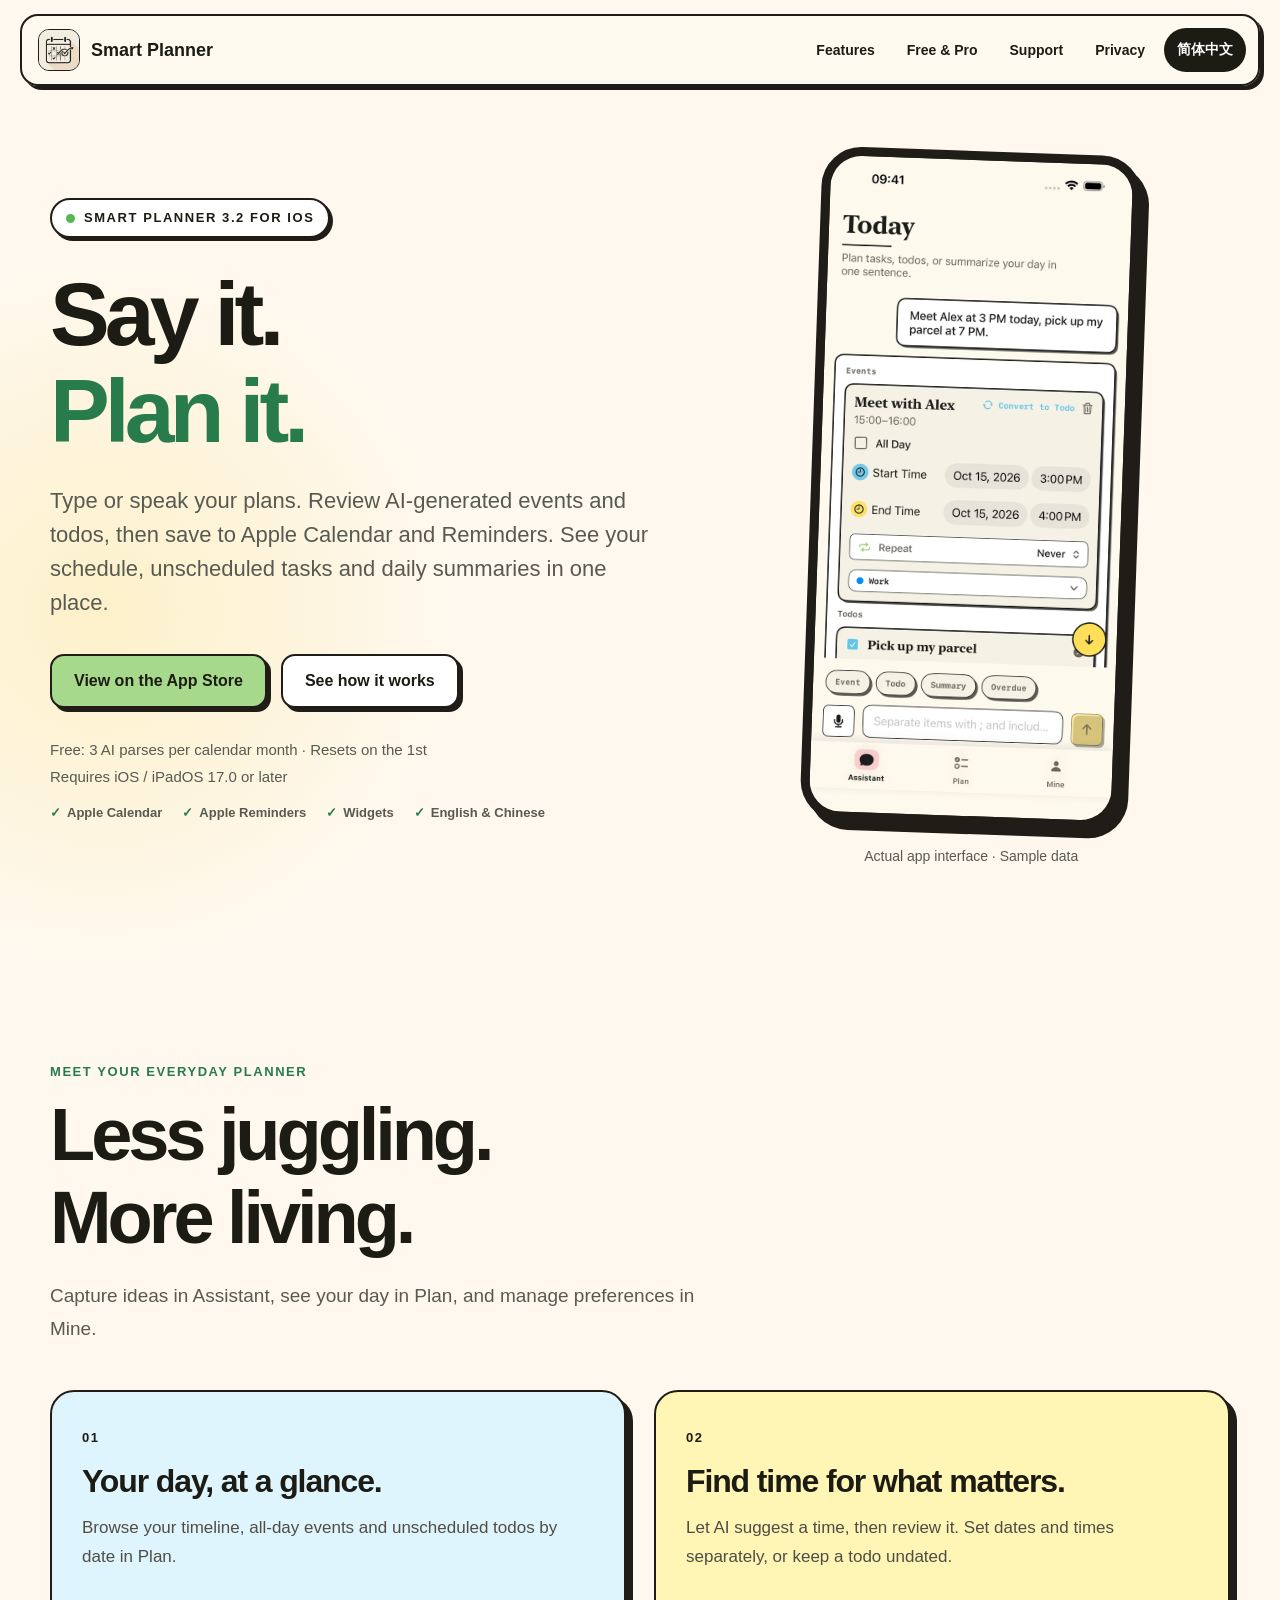
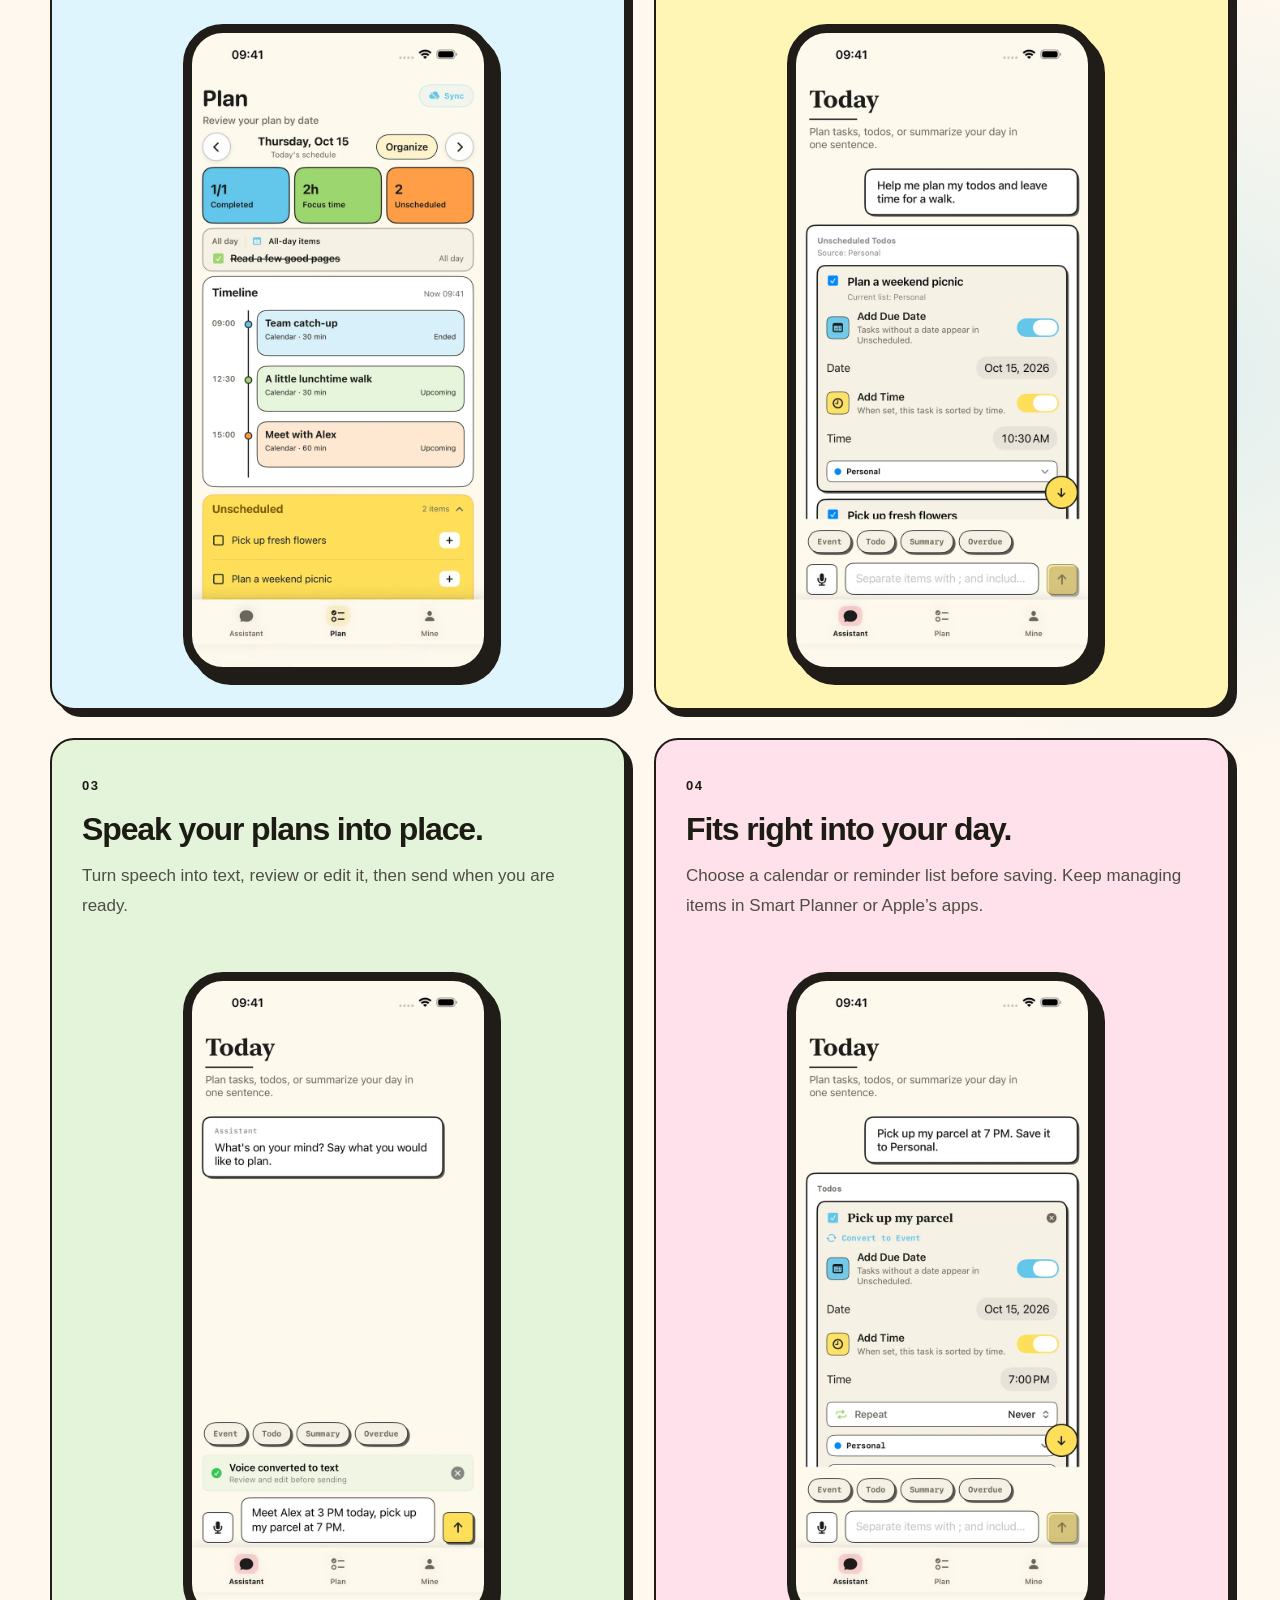
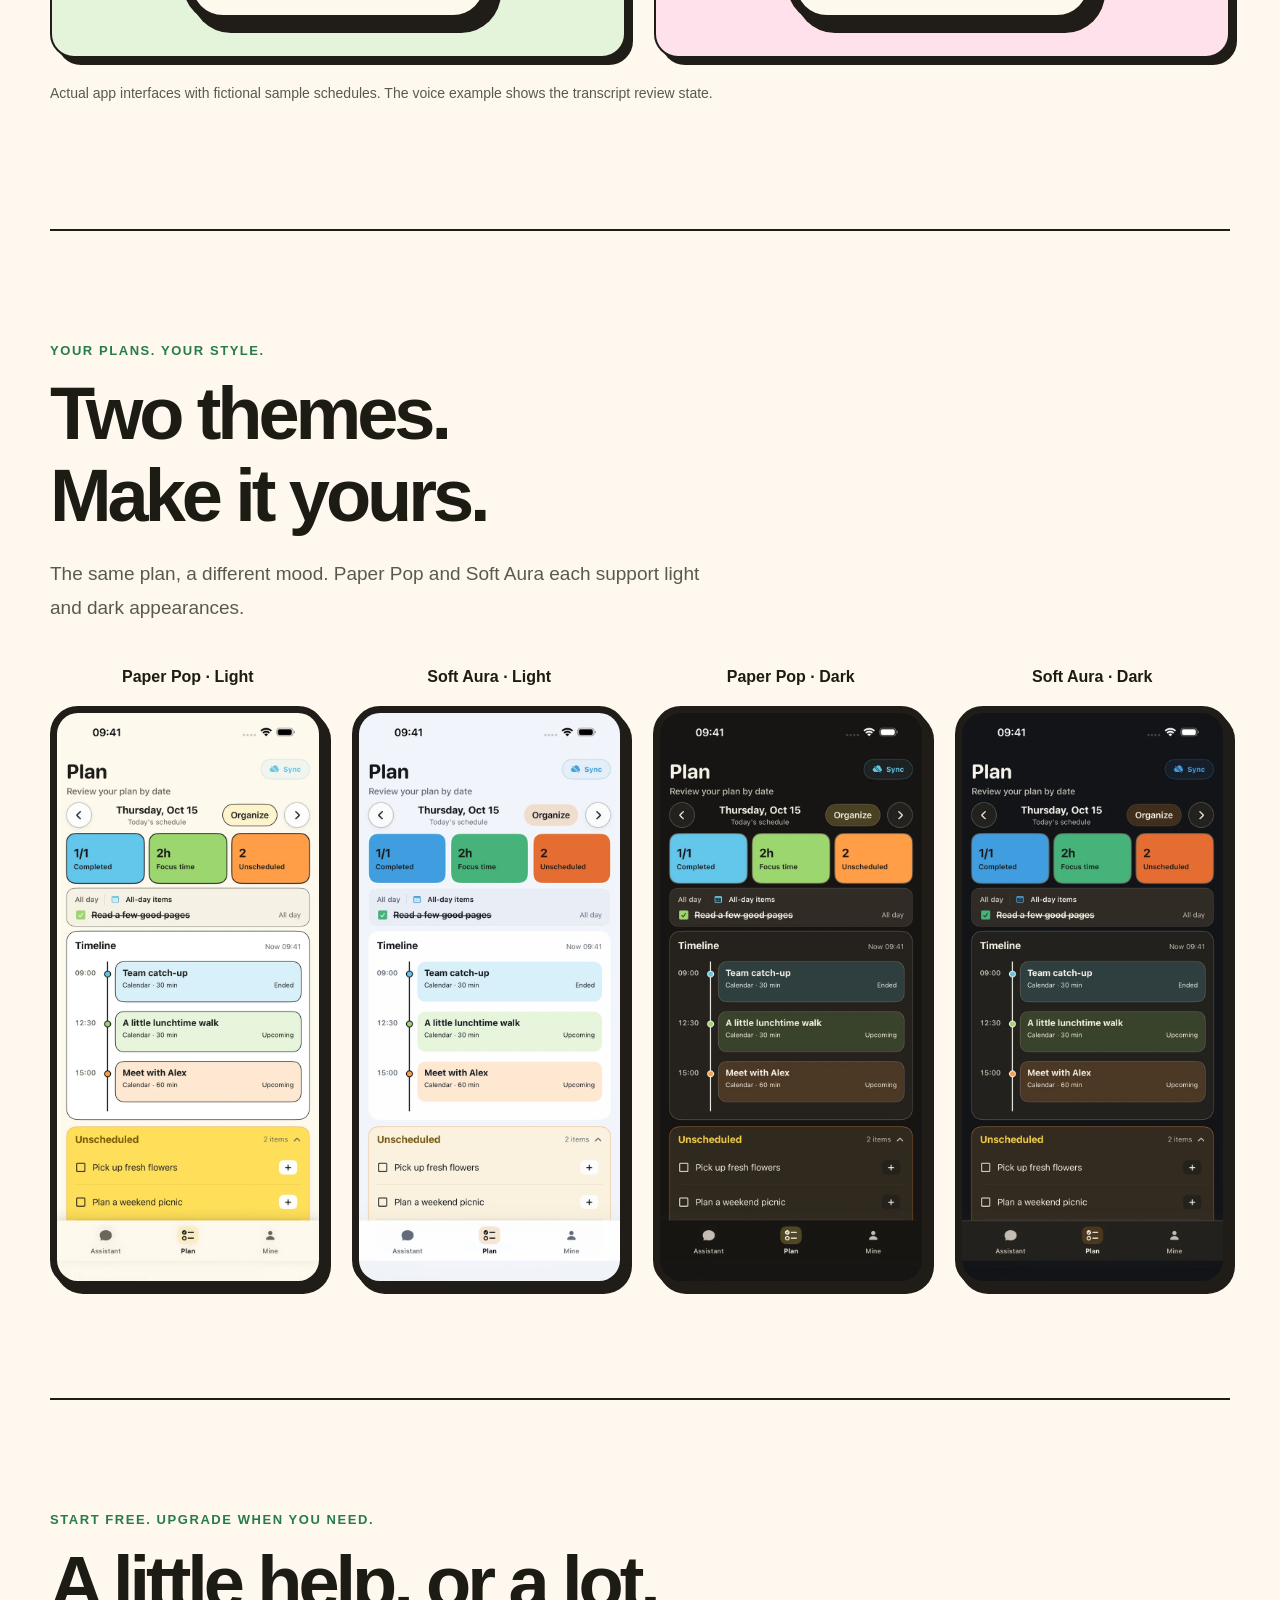
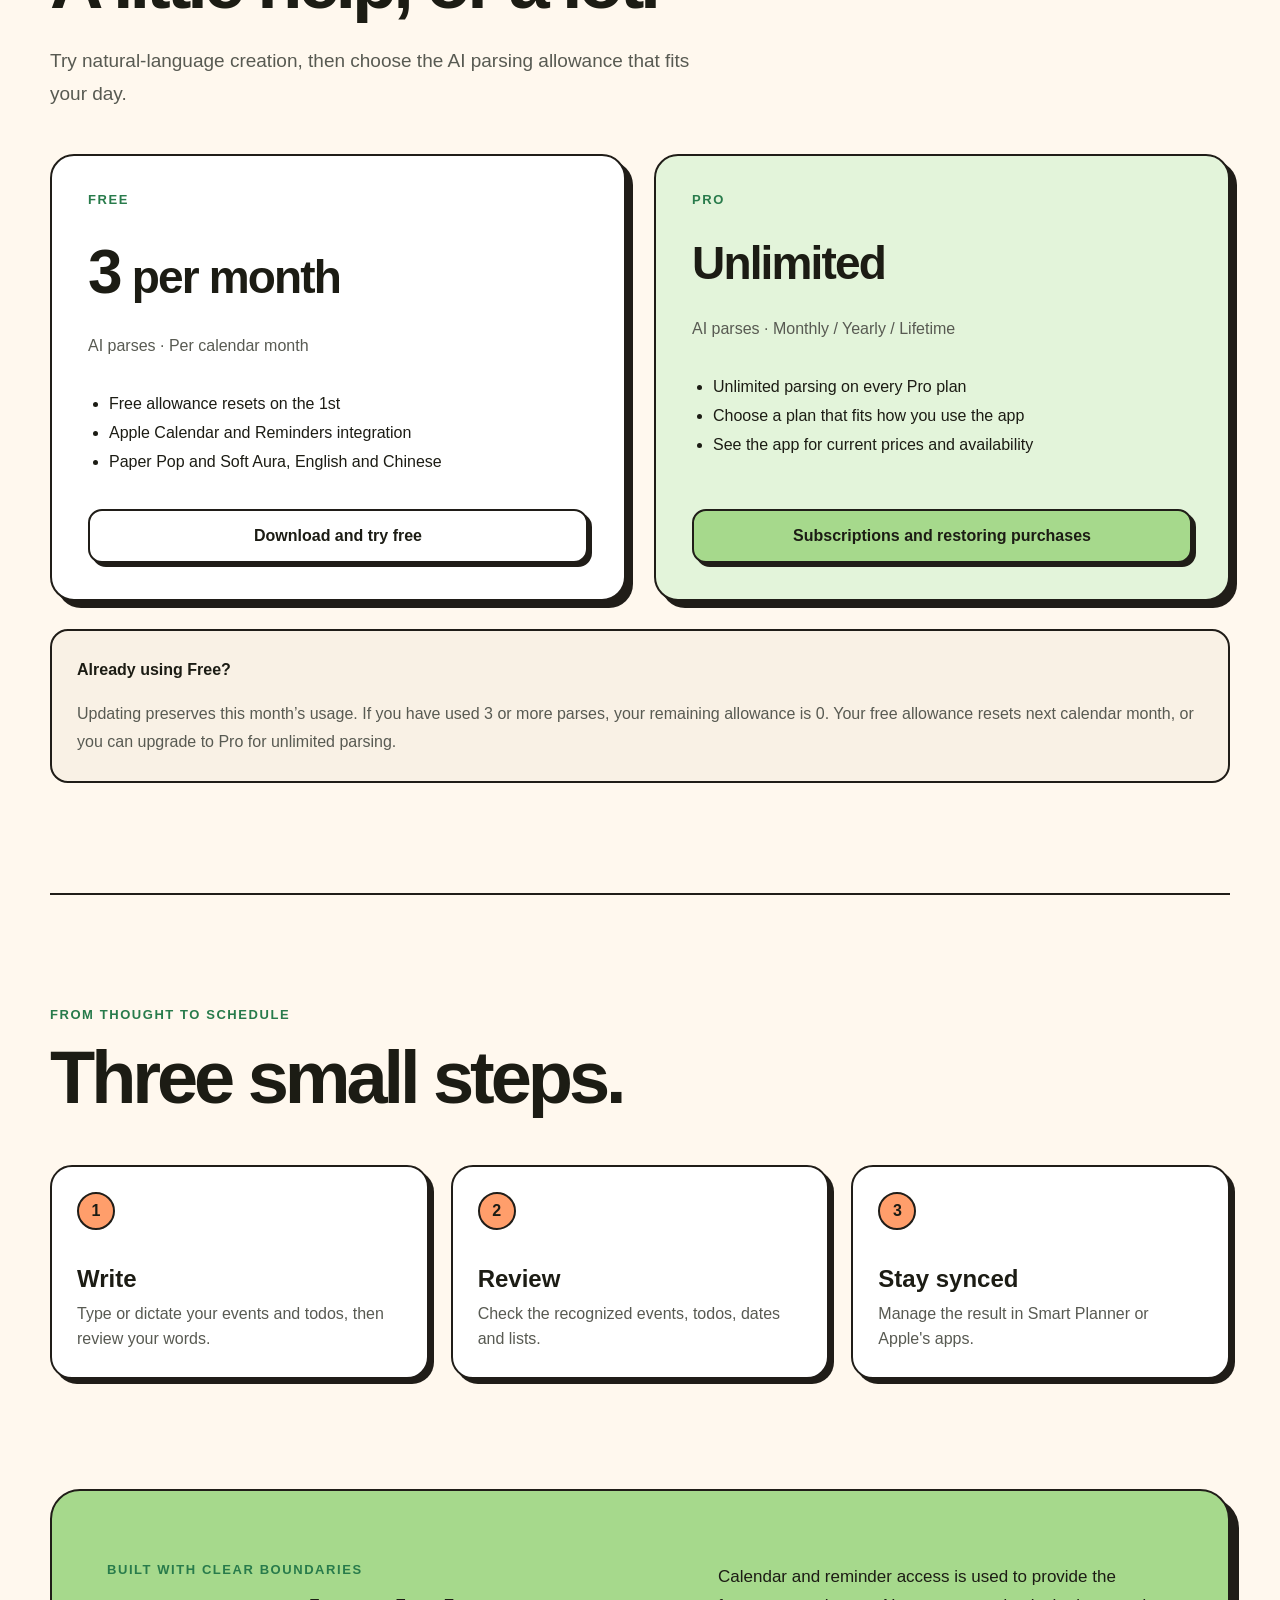
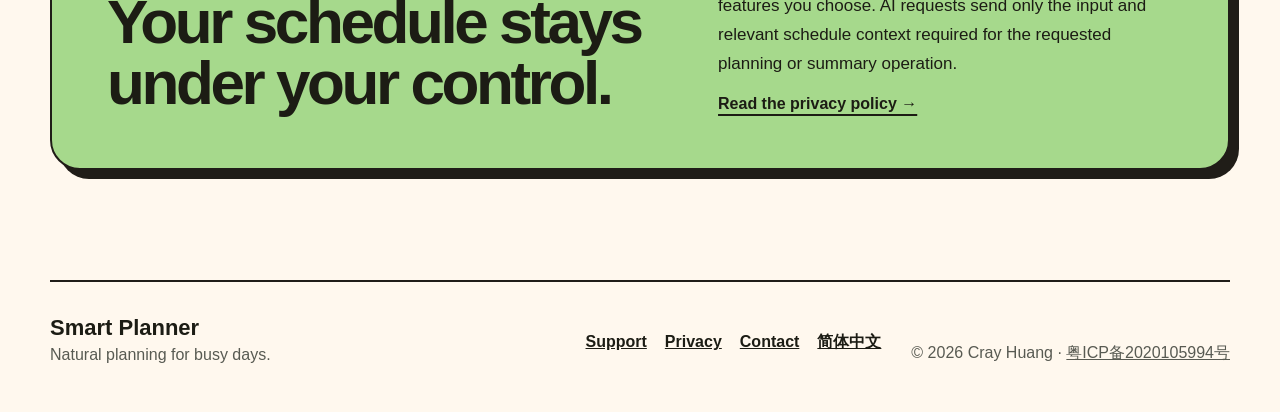
<file: index.html>
<!doctype html>
<html lang="en">
  <head>
    <meta charset="utf-8">
    <meta name="viewport" content="width=device-width, initial-scale=1">
    <meta name="description" content="Smart Planner turns natural language into Apple Calendar events and Reminders, with daily summaries and widgets.">
    <meta name="theme-color" content="#fffaf0">
    <title>Smart Planner - AI plans and todos, 3 free parses per month</title>
    <link rel="icon" href="app-icon.jpg">
    <link rel="stylesheet" href="site.css">
  </head>
  <body>
    <a class="skip-link" href="#main">Skip to content</a>
    <header class="site-header">
      <a class="brand" href="index.html">
        <img src="app-icon.jpg" alt="" width="42" height="42">
        <span>Smart Planner</span>
      </a>
      <nav aria-label="Primary navigation">
        <a href="#features">Features</a><a href="#plans">Free &amp; Pro</a>
        <a href="support.html">Support</a>
        <a href="privacy-policy.html">Privacy</a>
        <a class="language" href="index-zh.html">简体中文</a>
      </nav>
    </header>

    <main id="main">
      <section class="hero shell">
        <div class="hero-copy reveal">
          <div class="eyebrow"><span class="status-dot"></span>Smart Planner 3.2 for iOS</div>
          <h1>Say it.<br><span>Plan it.</span></h1>
          <p class="lead">Type or speak your plans. Review AI-generated events and todos, then save to Apple Calendar and Reminders. See your schedule, unscheduled tasks and daily summaries in one place.</p>
          <div class="hero-actions">
            <a class="button primary" href="https://apps.apple.com/cn/app/ai-smart-planner/id6759102318" target="_blank" rel="noopener noreferrer">View on the App Store</a>
            <a class="button secondary" href="#how-it-works">See how it works</a>
          </div>
          <p class="free-note">Free: 3 AI parses per calendar month · Resets on the 1st<br>Requires iOS / iPadOS 17.0 or later</p>
          <div class="trust-row">
            <span>Apple Calendar</span>
            <span>Apple Reminders</span>
            <span>Widgets</span>
            <span>English &amp; Chinese</span>
          </div>
        </div>

        <figure class="phone-stage reveal delay-1">
          <div class="device"><img src="assets/screenshots/en-US-01.webp" alt="Assistant event and todo drafts with dates and times to review before saving" width="720" height="1564" fetchpriority="high" decoding="async">
          </div>
          <figcaption>Actual app interface · Sample data</figcaption>
        </figure>
      </section>

      <section class="section shell" id="features">
        <div class="section-heading compact"><span class="kicker">Meet your everyday planner</span>
          <h2>Less juggling.<br>More living.</h2>
          <p class="section-intro">Capture ideas in Assistant, see your day in Plan, and manage preferences in Mine.</p>
        </div>
        <div class="showcase-grid">
          <article class="showcase-card blue">
            <div class="showcase-copy"><span class="kicker">01</span>
              <h3>Your day, at a glance.</h3>
              <p>Browse your timeline, all-day events and unscheduled todos by date in Plan.</p>
            </div>
            <div class="device"><img src="assets/screenshots/en-US-02.webp" alt="Plan timeline and unscheduled todos" width="720" height="1564" loading="lazy" decoding="async">
            </div>
          </article>
          <article class="showcase-card yellow">
            <div class="showcase-copy"><span class="kicker">02</span>
              <h3>Find time for what matters.</h3>
              <p>Let AI suggest a time, then review it. Set dates and times separately, or keep a todo undated.</p>
            </div>
            <div class="device"><img src="assets/screenshots/en-US-03.webp" alt="Todo draft with separate date and time controls" width="720" height="1564" loading="lazy" decoding="async">
            </div>
          </article>
          <article class="showcase-card green">
            <div class="showcase-copy"><span class="kicker">03</span>
              <h3>Speak your plans into place.</h3>
              <p>Turn speech into text, review or edit it, then send when you are ready.</p>
            </div>
            <div class="device"><img src="assets/screenshots/en-US-04.webp" alt="Voice transcript ready to review before sending" width="720" height="1564" loading="lazy" decoding="async">
            </div>
          </article>
          <article class="showcase-card pink">
            <div class="showcase-copy"><span class="kicker">04</span>
              <h3>Fits right into your day.</h3>
              <p>Choose a calendar or reminder list before saving. Keep managing items in Smart Planner or Apple’s apps.</p>
            </div>
            <div class="device"><img src="assets/screenshots/en-US-05.webp" alt="Reminder list selection before saving a todo" width="720" height="1564" loading="lazy" decoding="async">
            </div>
          </article>
        </div>
        <p class="asset-note">Actual app interfaces with fictional sample schedules. The voice example shows the transcript review state.</p>
      </section>

      <section class="section shell themes" id="themes">
        <div class="section-heading compact"><span class="kicker">Your plans. Your style.</span>
          <h2>Two themes.<br>Make it yours.</h2>
          <p class="section-intro">The same plan, a different mood. Paper Pop and Soft Aura each support light and dark appearances.</p>
        </div>
        <div class="theme-grid">
          <figure>
            <figcaption>Paper Pop · Light</figcaption>
            <div class="device"><img src="assets/screenshots/en-US-paper_pop-light.webp" alt="Paper Pop · Light Plan view" width="720" height="1564" loading="lazy" decoding="async">
            </div>
          </figure>
          <figure>
            <figcaption>Soft Aura · Light</figcaption>
            <div class="device"><img src="assets/screenshots/en-US-soft_aura-light.webp" alt="Soft Aura · Light Plan view" width="720" height="1564" loading="lazy" decoding="async">
            </div>
          </figure>
          <figure>
            <figcaption>Paper Pop · Dark</figcaption>
            <div class="device"><img src="assets/screenshots/en-US-paper_pop-dark.webp" alt="Paper Pop · Dark Plan view" width="720" height="1564" loading="lazy" decoding="async">
            </div>
          </figure>
          <figure>
            <figcaption>Soft Aura · Dark</figcaption>
            <div class="device"><img src="assets/screenshots/en-US-soft_aura-dark.webp" alt="Soft Aura · Dark Plan view" width="720" height="1564" loading="lazy" decoding="async">
            </div>
          </figure>
        </div>
      </section>

      <section class="section shell plans" id="plans">
        <div class="section-heading compact"><span class="kicker">Start free. Upgrade when you need.</span>
          <h2>A little help, or a lot.</h2>
          <p class="section-intro">Try natural-language creation, then choose the AI parsing allowance that fits your day.</p>
        </div>
        <div class="plan-grid">
          <article class="plan-card"><span class="kicker">Free</span>
            <h3><strong>3</strong> per month</h3>
            <p>AI parses · Per calendar month</p>
            <ul>
              <li>Free allowance resets on the 1st</li>
              <li>Apple Calendar and Reminders integration</li>
              <li>Paper Pop and Soft Aura, English and Chinese</li>
            </ul><a class="button secondary" href="https://apps.apple.com/cn/app/ai-smart-planner/id6759102318">Download and try free</a>
          </article>
          <article class="plan-card pro"><span class="kicker">Pro</span>
            <h3>Unlimited</h3>
            <p>AI parses · Monthly / Yearly / Lifetime</p>
            <ul>
              <li>Unlimited parsing on every Pro plan</li>
              <li>Choose a plan that fits how you use the app</li>
              <li>See the app for current prices and availability</li>
            </ul><a class="button primary" href="support.html#subscription">Subscriptions and restoring purchases</a>
          </article>
        </div>
        <div class="quota-note"><strong>Already using Free?</strong>
          <p>Updating preserves this month’s usage. If you have used 3 or more parses, your remaining allowance is 0. Your free allowance resets next calendar month, or you can upgrade to Pro for unlimited parsing.</p>
        </div>
      </section>

      <section class="section shell workflow" id="how-it-works">
        <div class="section-heading compact">
          <span class="kicker">From thought to schedule</span>
          <h2>Three small steps.</h2>
        </div>
        <div class="steps">
          <article><span>1</span>
            <h3>Write</h3>
            <p>Type or dictate your events and todos, then review your words.</p>
          </article>
          <article><span>2</span>
            <h3>Review</h3>
            <p>Check the recognized events, todos, dates and lists.</p>
          </article>
          <article><span>3</span>
            <h3>Stay synced</h3>
            <p>Manage the result in Smart Planner or Apple's apps.</p>
          </article>
        </div>
      </section>

      <section class="section shell privacy-callout">
        <div>
          <span class="kicker">Built with clear boundaries</span>
          <h2>Your schedule stays under your control.</h2>
        </div>
        <div>
          <p>Calendar and reminder access is used to provide the features you choose. AI requests send only the input and relevant schedule context required for the requested planning or summary operation.</p>
          <a class="text-link" href="privacy-policy.html">Read the privacy policy →</a>
        </div>
      </section>
    </main>

    <footer class="site-footer shell">
      <div>
        <strong>Smart Planner</strong>
        <p>Natural planning for busy days.</p>
      </div>
      <div class="footer-links">
        <a href="support.html">Support</a>
        <a href="privacy-policy.html">Privacy</a>
        <a href="mailto:cray.huang@gmail.com">Contact</a>
        <a href="index-zh.html">简体中文</a>
      </div>
      <p class="copyright">© 2026 Cray Huang · <a href="https://beian.miit.gov.cn/" target="_blank" rel="noopener noreferrer">粤ICP备2020105994号</a>
      </p>
    </footer>
  </body>
</html>
</file>
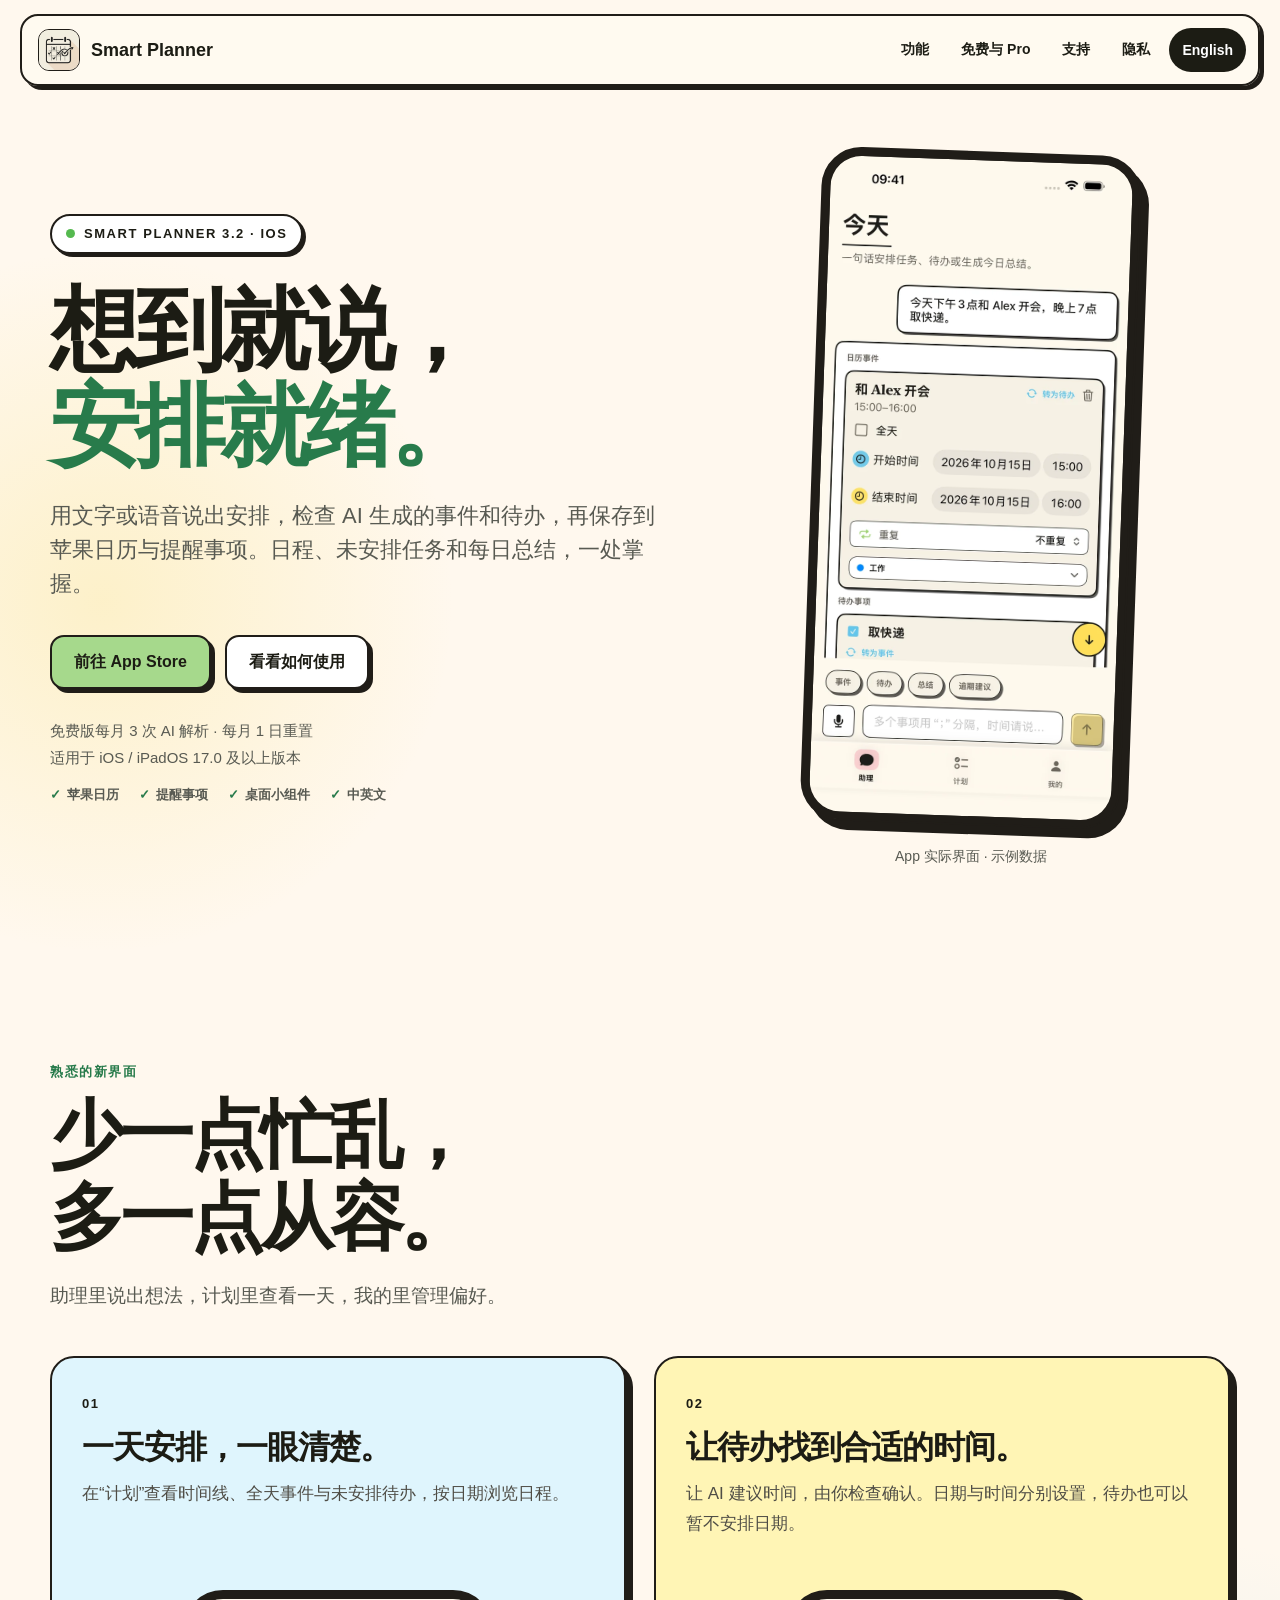
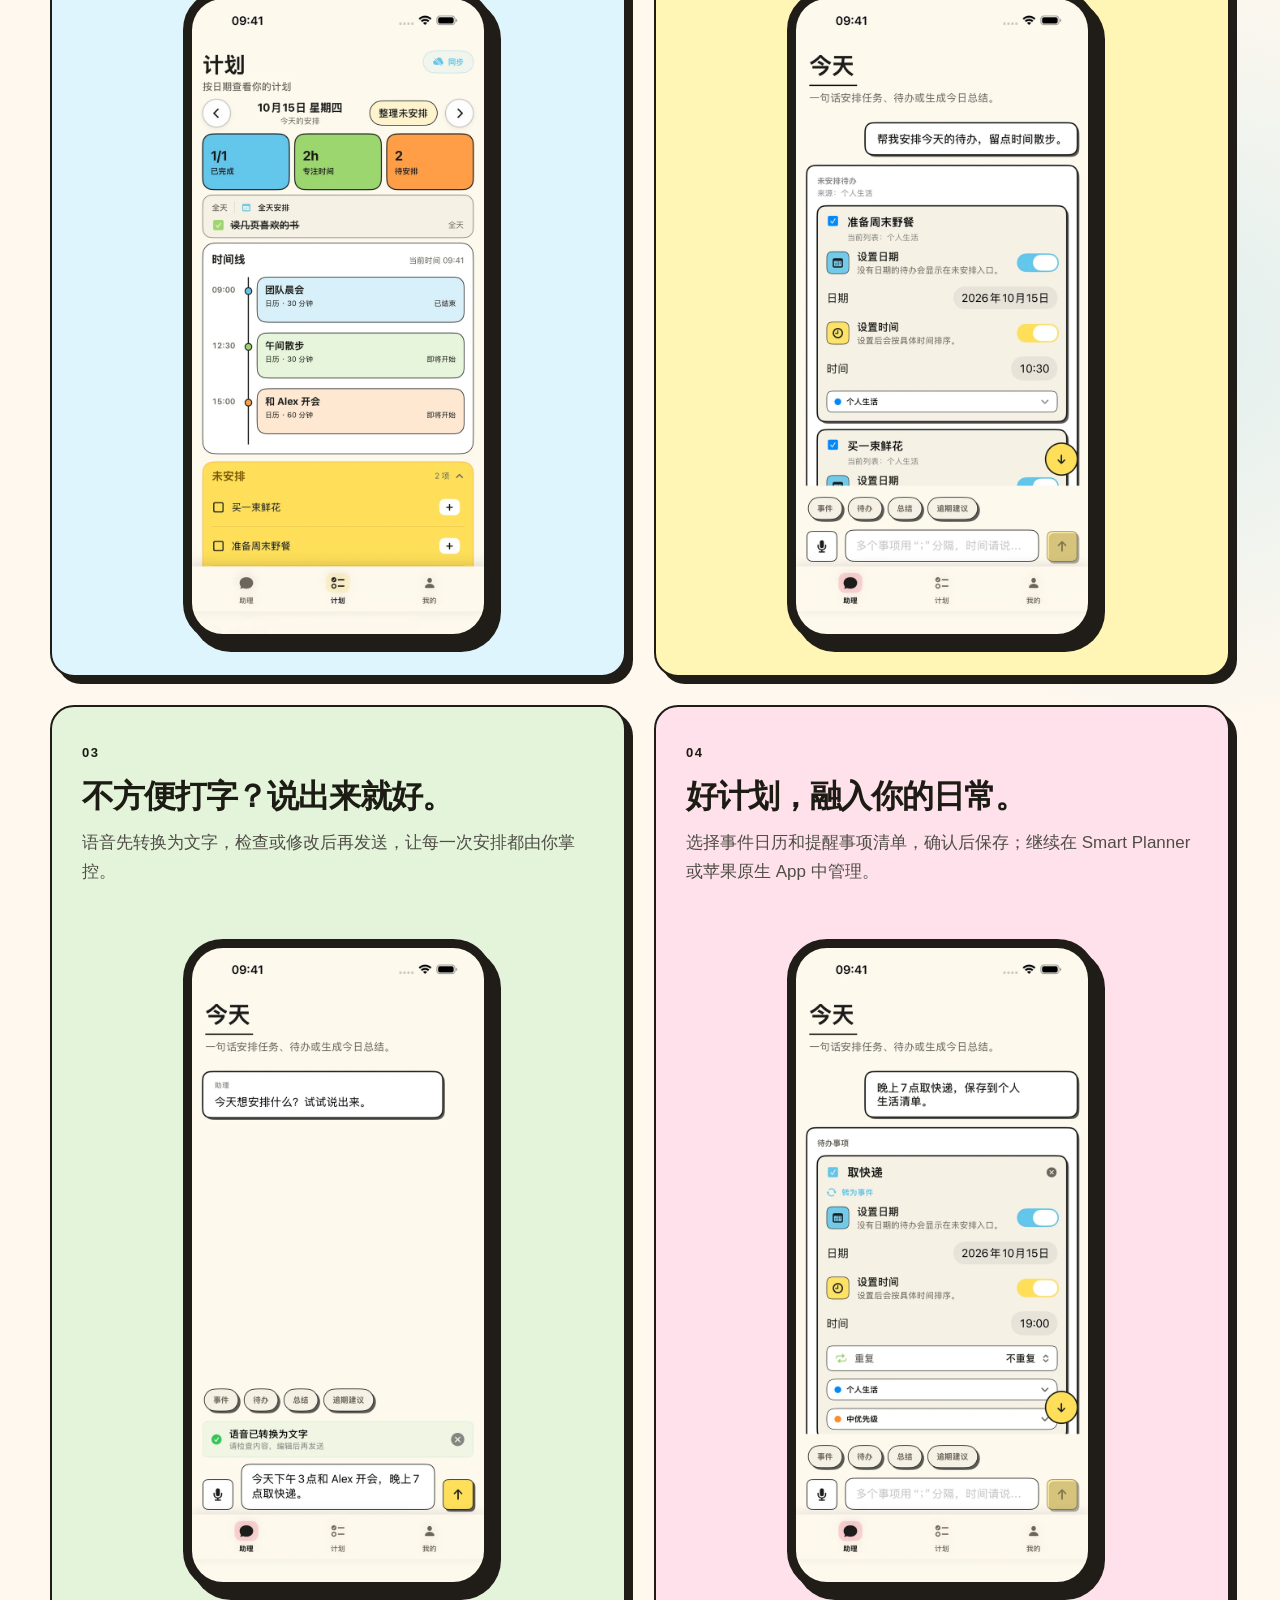
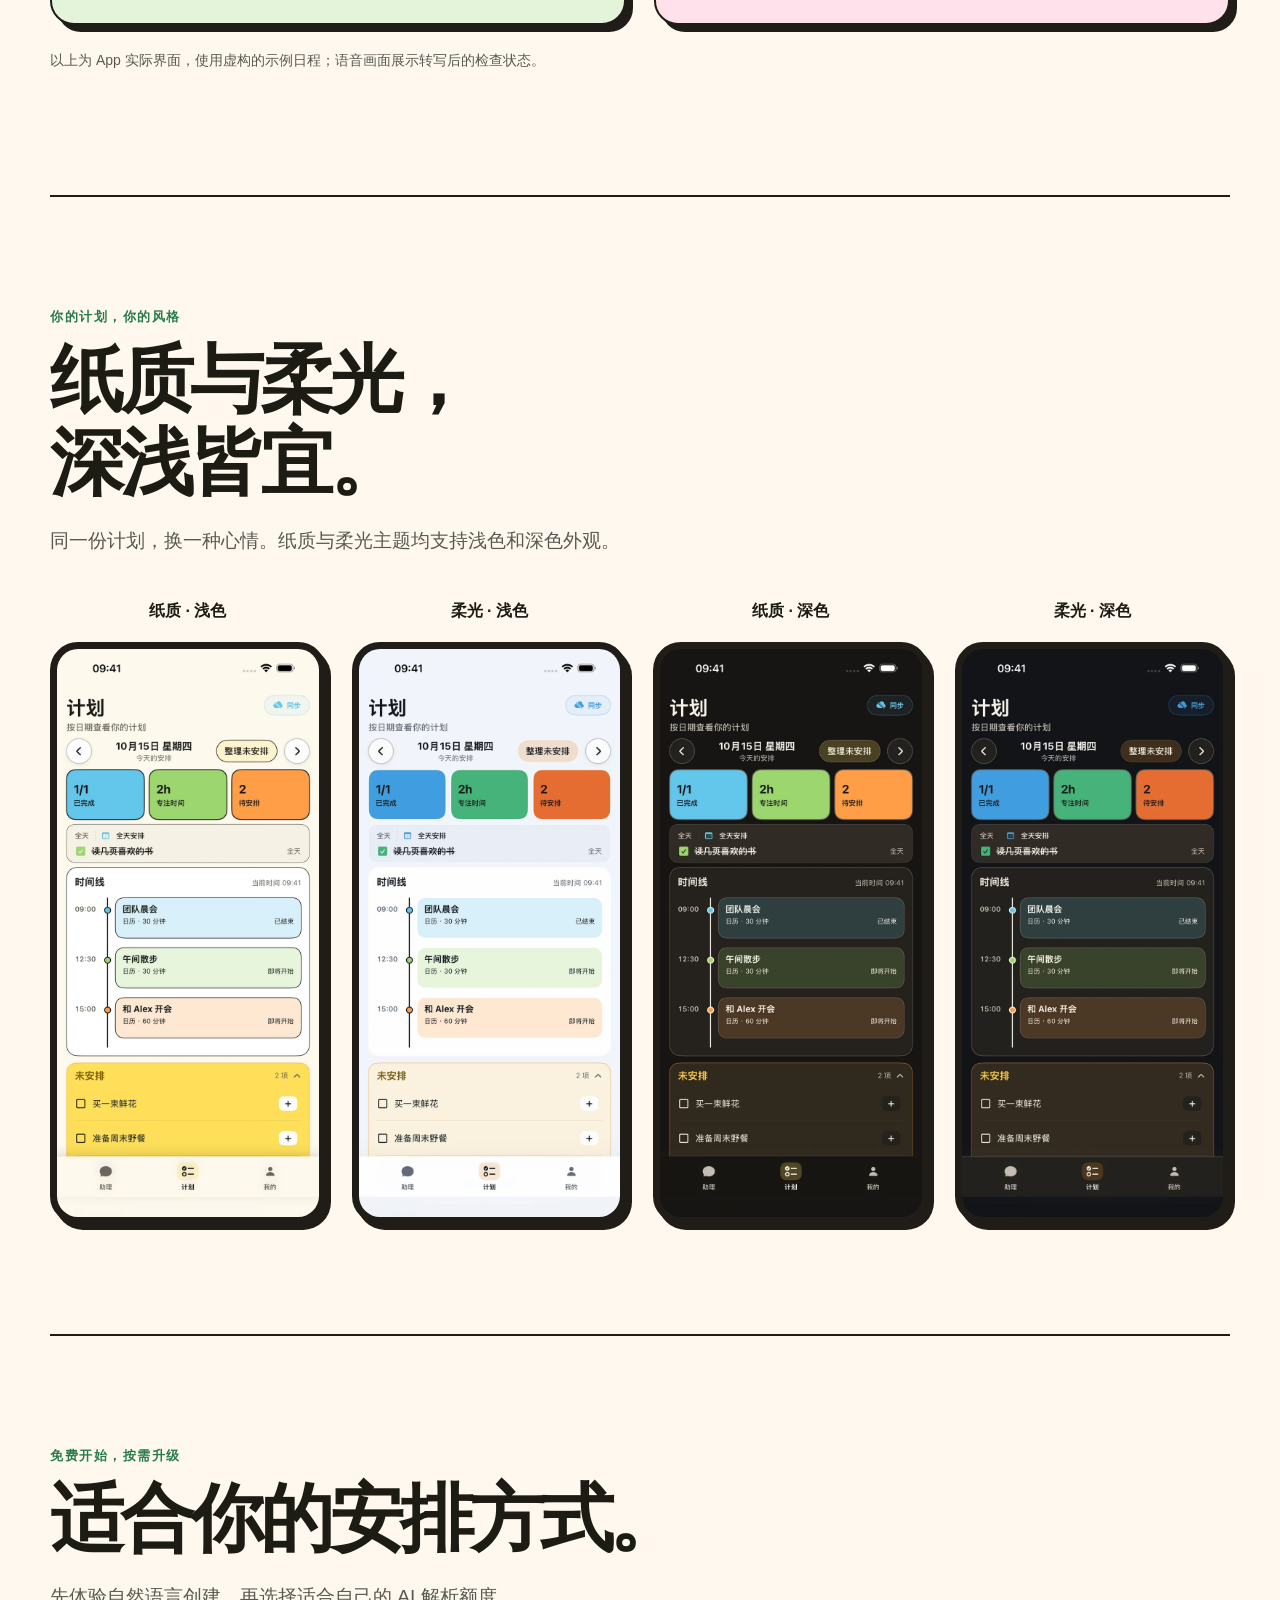
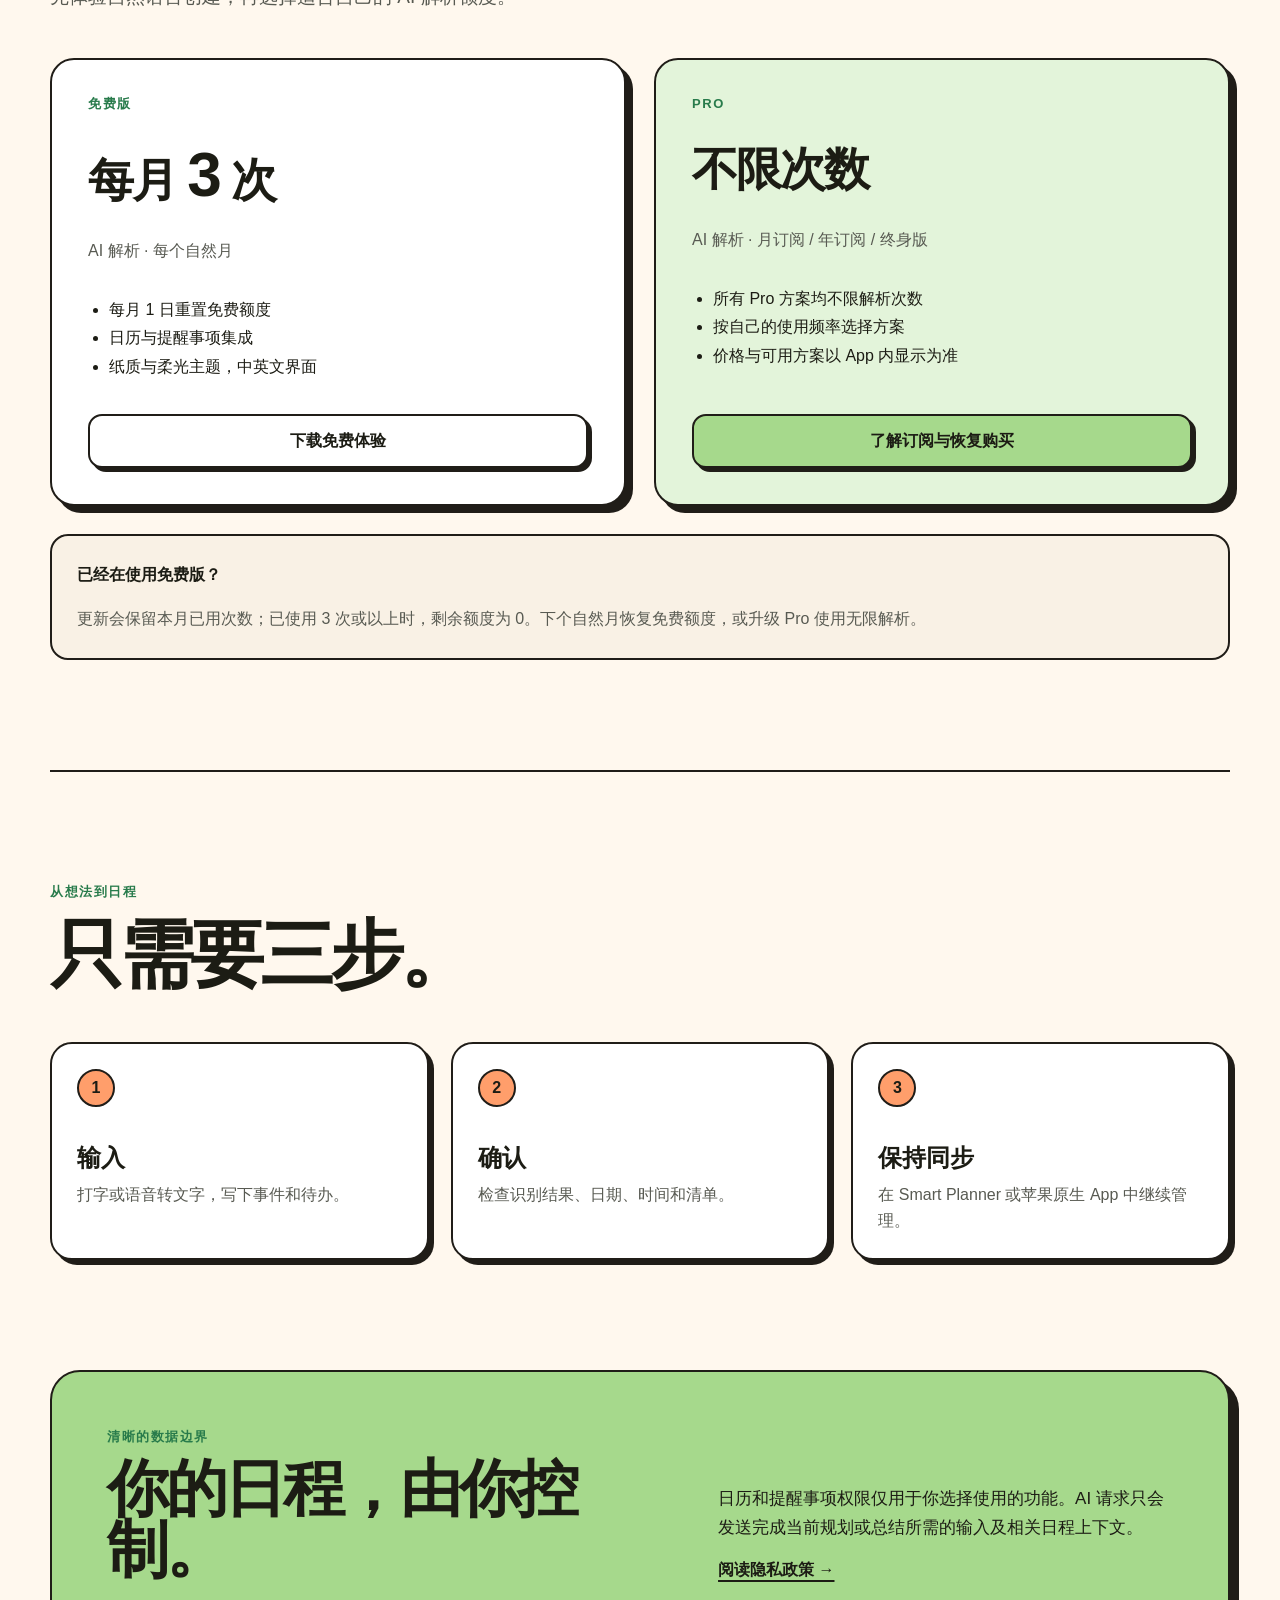
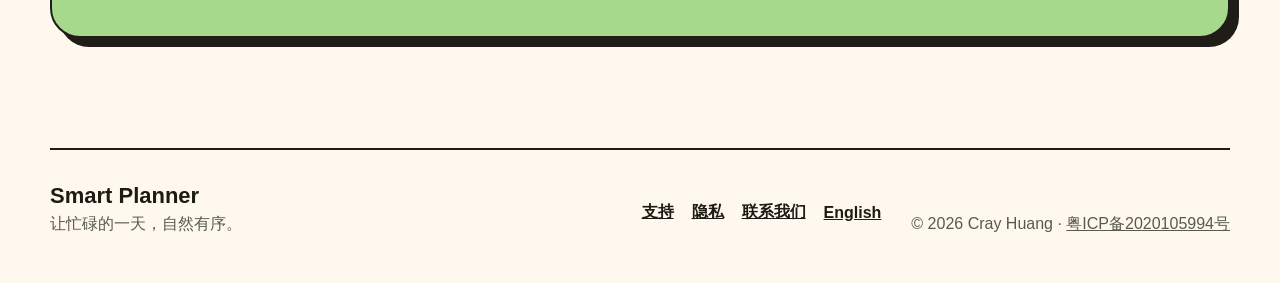
<file: index-zh.html>
<!doctype html>
<html lang="zh-Hans">
  <head>
    <meta charset="utf-8">
    <meta name="viewport" content="width=device-width, initial-scale=1">
    <meta name="description" content="Smart Planner 用自然语言创建苹果日历事件与提醒事项，并提供每日总结和桌面小组件。">
    <meta name="theme-color" content="#fffaf0">
    <title>Smart Planner - AI 日程与待办，每月 3 次免费解析</title>
    <link rel="icon" href="app-icon.jpg">
    <link rel="stylesheet" href="site.css">
  </head>
  <body>
    <a class="skip-link" href="#main">跳到正文</a>
    <header class="site-header">
      <a class="brand" href="index-zh.html">
        <img src="app-icon.jpg" alt="" width="42" height="42">
        <span>Smart Planner</span>
      </a>
      <nav aria-label="主导航">
        <a href="#features">功能</a><a href="#plans">免费与 Pro</a>
        <a href="support-zh.html">支持</a>
        <a href="privacy-policy-zh.html">隐私</a>
        <a class="language" href="index.html">English</a>
      </nav>
    </header>

    <main id="main">
      <section class="hero shell">
        <div class="hero-copy reveal">
          <div class="eyebrow"><span class="status-dot"></span>Smart Planner 3.2 · iOS</div>
          <h1>想到就说，<br><span>安排就绪。</span></h1>
          <p class="lead">用文字或语音说出安排，检查 AI 生成的事件和待办，再保存到苹果日历与提醒事项。日程、未安排任务和每日总结，一处掌握。</p>
          <div class="hero-actions">
            <a class="button primary" href="https://apps.apple.com/cn/app/ai-smart-planner/id6759102318" target="_blank" rel="noopener noreferrer">前往 App Store</a>
            <a class="button secondary" href="#how-it-works">看看如何使用</a>
          </div>
          <p class="free-note">免费版每月 3 次 AI 解析 · 每月 1 日重置<br>适用于 iOS / iPadOS 17.0 及以上版本</p>
          <div class="trust-row">
            <span>苹果日历</span>
            <span>提醒事项</span>
            <span>桌面小组件</span>
            <span>中英文</span>
          </div>
        </div>

        <figure class="phone-stage reveal delay-1">
          <div class="device"><img src="assets/screenshots/zh-Hans-01.webp" alt="助理中的事件与待办草稿，确认日期、时间后保存" width="720" height="1564" fetchpriority="high" decoding="async">
          </div>
          <figcaption>App 实际界面 · 示例数据</figcaption>
        </figure>
      </section>

      <section class="section shell" id="features">
        <div class="section-heading compact"><span class="kicker">熟悉的新界面</span>
          <h2>少一点忙乱，<br>多一点从容。</h2>
          <p class="section-intro">助理里说出想法，计划里查看一天，我的里管理偏好。</p>
        </div>
        <div class="showcase-grid">
          <article class="showcase-card blue">
            <div class="showcase-copy"><span class="kicker">01</span>
              <h3>一天安排，一眼清楚。</h3>
              <p>在“计划”查看时间线、全天事件与未安排待办，按日期浏览日程。</p>
            </div>
            <div class="device"><img src="assets/screenshots/zh-Hans-02.webp" alt="计划页面的日程时间线和未安排待办" width="720" height="1564" loading="lazy" decoding="async">
            </div>
          </article>
          <article class="showcase-card yellow">
            <div class="showcase-copy"><span class="kicker">02</span>
              <h3>让待办找到合适的时间。</h3>
              <p>让 AI 建议时间，由你检查确认。日期与时间分别设置，待办也可以暂不安排日期。</p>
            </div>
            <div class="device"><img src="assets/screenshots/zh-Hans-03.webp" alt="待办整理草稿中的日期与时间开关" width="720" height="1564" loading="lazy" decoding="async">
            </div>
          </article>
          <article class="showcase-card green">
            <div class="showcase-copy"><span class="kicker">03</span>
              <h3>不方便打字？说出来就好。</h3>
              <p>语音先转换为文字，检查或修改后再发送，让每一次安排都由你掌控。</p>
            </div>
            <div class="device"><img src="assets/screenshots/zh-Hans-04.webp" alt="语音转写完成后可检查再发送" width="720" height="1564" loading="lazy" decoding="async">
            </div>
          </article>
          <article class="showcase-card pink">
            <div class="showcase-copy"><span class="kicker">04</span>
              <h3>好计划，融入你的日常。</h3>
              <p>选择事件日历和提醒事项清单，确认后保存；继续在 Smart Planner 或苹果原生 App 中管理。</p>
            </div>
            <div class="device"><img src="assets/screenshots/zh-Hans-05.webp" alt="保存待办前选择苹果提醒事项清单" width="720" height="1564" loading="lazy" decoding="async">
            </div>
          </article>
        </div>
        <p class="asset-note">以上为 App 实际界面，使用虚构的示例日程；语音画面展示转写后的检查状态。</p>
      </section>

      <section class="section shell themes" id="themes">
        <div class="section-heading compact"><span class="kicker">你的计划，你的风格</span>
          <h2>纸质与柔光，<br>深浅皆宜。</h2>
          <p class="section-intro">同一份计划，换一种心情。纸质与柔光主题均支持浅色和深色外观。</p>
        </div>
        <div class="theme-grid">
          <figure>
            <figcaption>纸质 · 浅色</figcaption>
            <div class="device"><img src="assets/screenshots/zh-Hans-paper_pop-light.webp" alt="纸质 · 浅色计划页面" width="720" height="1564" loading="lazy" decoding="async">
            </div>
          </figure>
          <figure>
            <figcaption>柔光 · 浅色</figcaption>
            <div class="device"><img src="assets/screenshots/zh-Hans-soft_aura-light.webp" alt="柔光 · 浅色计划页面" width="720" height="1564" loading="lazy" decoding="async">
            </div>
          </figure>
          <figure>
            <figcaption>纸质 · 深色</figcaption>
            <div class="device"><img src="assets/screenshots/zh-Hans-paper_pop-dark.webp" alt="纸质 · 深色计划页面" width="720" height="1564" loading="lazy" decoding="async">
            </div>
          </figure>
          <figure>
            <figcaption>柔光 · 深色</figcaption>
            <div class="device"><img src="assets/screenshots/zh-Hans-soft_aura-dark.webp" alt="柔光 · 深色计划页面" width="720" height="1564" loading="lazy" decoding="async">
            </div>
          </figure>
        </div>
      </section>

      <section class="section shell plans" id="plans">
        <div class="section-heading compact"><span class="kicker">免费开始，按需升级</span>
          <h2>适合你的安排方式。</h2>
          <p class="section-intro">先体验自然语言创建，再选择适合自己的 AI 解析额度。</p>
        </div>
        <div class="plan-grid">
          <article class="plan-card"><span class="kicker">免费版</span>
            <h3>每月 <strong>3</strong> 次</h3>
            <p>AI 解析 · 每个自然月</p>
            <ul>
              <li>每月 1 日重置免费额度</li>
              <li>日历与提醒事项集成</li>
              <li>纸质与柔光主题，中英文界面</li>
            </ul><a class="button secondary" href="https://apps.apple.com/cn/app/ai-smart-planner/id6759102318">下载免费体验</a>
          </article>
          <article class="plan-card pro"><span class="kicker">Pro</span>
            <h3>不限次数</h3>
            <p>AI 解析 · 月订阅 / 年订阅 / 终身版</p>
            <ul>
              <li>所有 Pro 方案均不限解析次数</li>
              <li>按自己的使用频率选择方案</li>
              <li>价格与可用方案以 App 内显示为准</li>
            </ul><a class="button primary" href="support-zh.html#subscription">了解订阅与恢复购买</a>
          </article>
        </div>
        <div class="quota-note"><strong>已经在使用免费版？</strong>
          <p>更新会保留本月已用次数；已使用 3 次或以上时，剩余额度为 0。下个自然月恢复免费额度，或升级 Pro 使用无限解析。</p>
        </div>
      </section>

      <section class="section shell workflow" id="how-it-works">
        <div class="section-heading compact">
          <span class="kicker">从想法到日程</span>
          <h2>只需要三步。</h2>
        </div>
        <div class="steps">
          <article><span>1</span>
            <h3>输入</h3>
            <p>打字或语音转文字，写下事件和待办。</p>
          </article>
          <article><span>2</span>
            <h3>确认</h3>
            <p>检查识别结果、日期、时间和清单。</p>
          </article>
          <article><span>3</span>
            <h3>保持同步</h3>
            <p>在 Smart Planner 或苹果原生 App 中继续管理。</p>
          </article>
        </div>
      </section>

      <section class="section shell privacy-callout">
        <div>
          <span class="kicker">清晰的数据边界</span>
          <h2>你的日程，由你控制。</h2>
        </div>
        <div>
          <p>日历和提醒事项权限仅用于你选择使用的功能。AI 请求只会发送完成当前规划或总结所需的输入及相关日程上下文。</p>
          <a class="text-link" href="privacy-policy-zh.html">阅读隐私政策 →</a>
        </div>
      </section>
    </main>

    <footer class="site-footer shell">
      <div>
        <strong>Smart Planner</strong>
        <p>让忙碌的一天，自然有序。</p>
      </div>
      <div class="footer-links">
        <a href="support-zh.html">支持</a>
        <a href="privacy-policy-zh.html">隐私</a>
        <a href="mailto:cray.huang@gmail.com">联系我们</a>
        <a href="index.html">English</a>
      </div>
      <p class="copyright">© 2026 Cray Huang · <a href="https://beian.miit.gov.cn/" target="_blank" rel="noopener noreferrer">粤ICP备2020105994号</a>
      </p>
    </footer>
  </body>
</html>
</file>
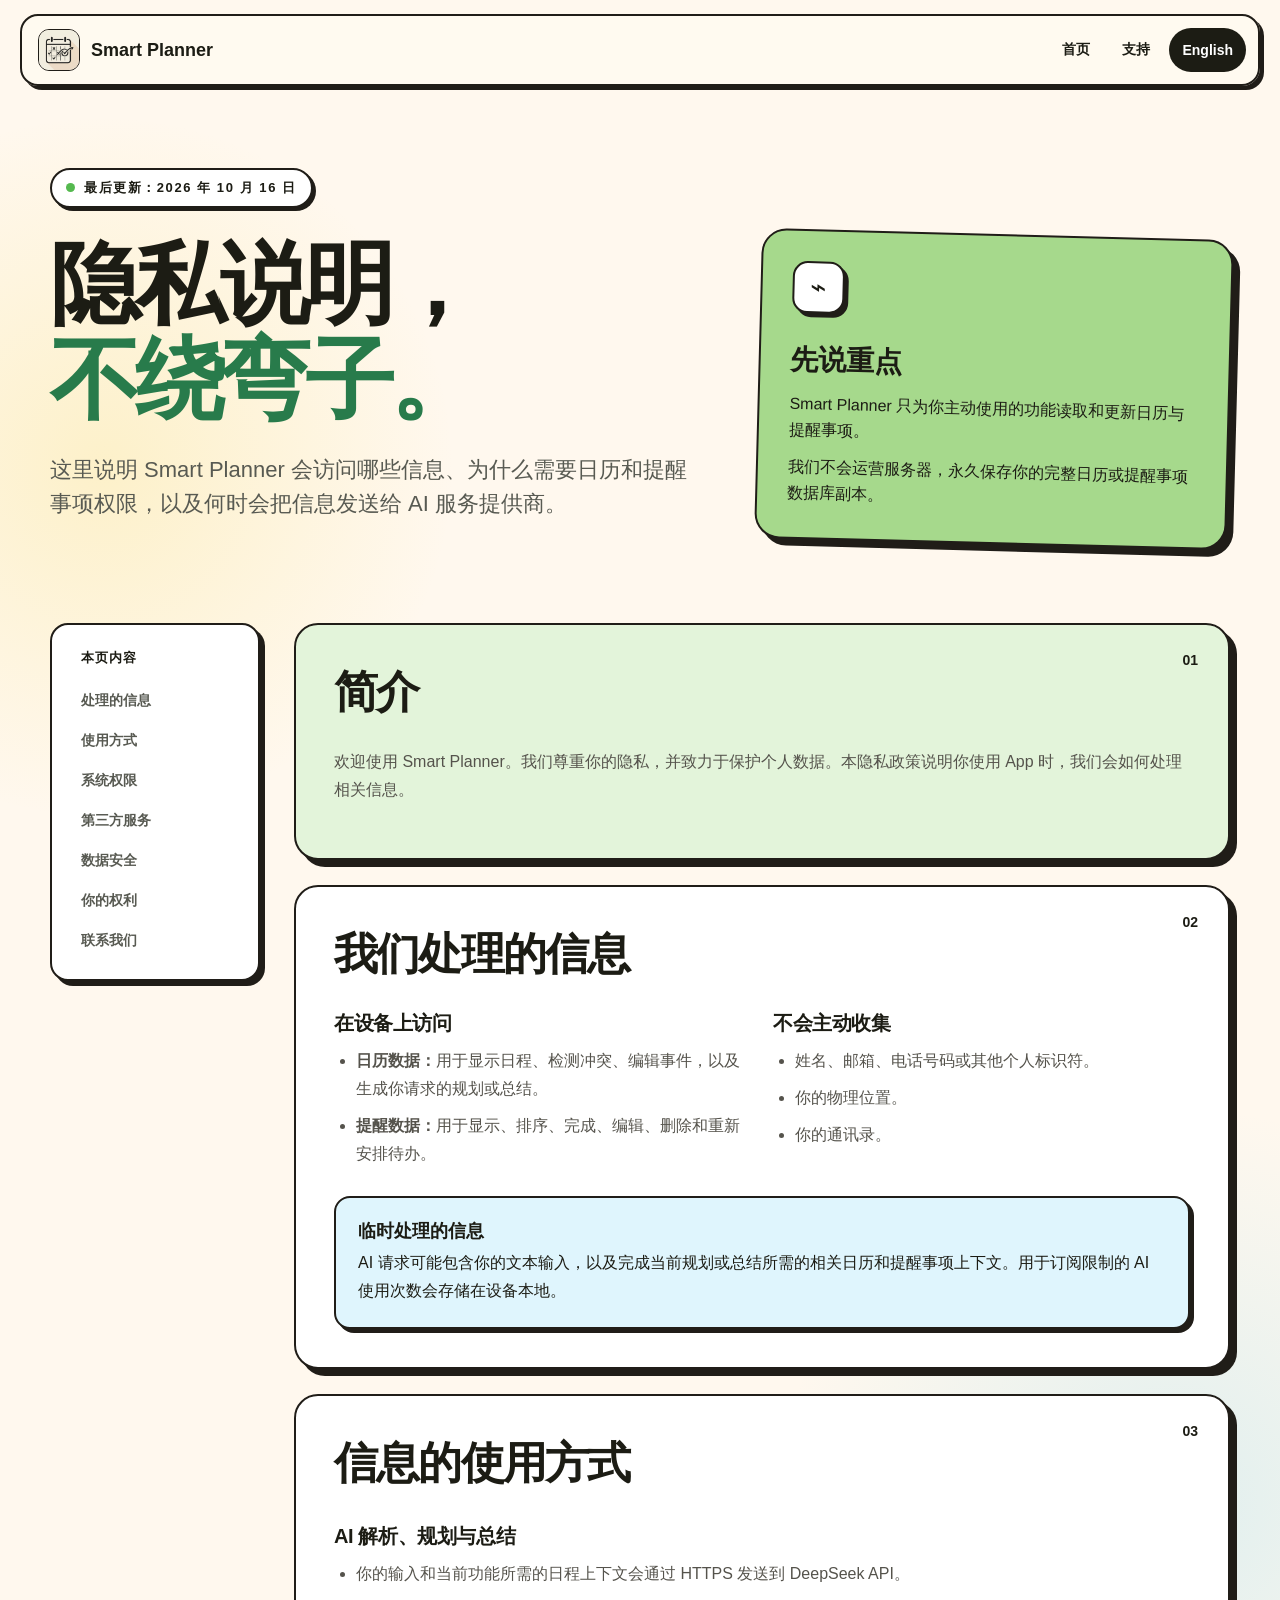
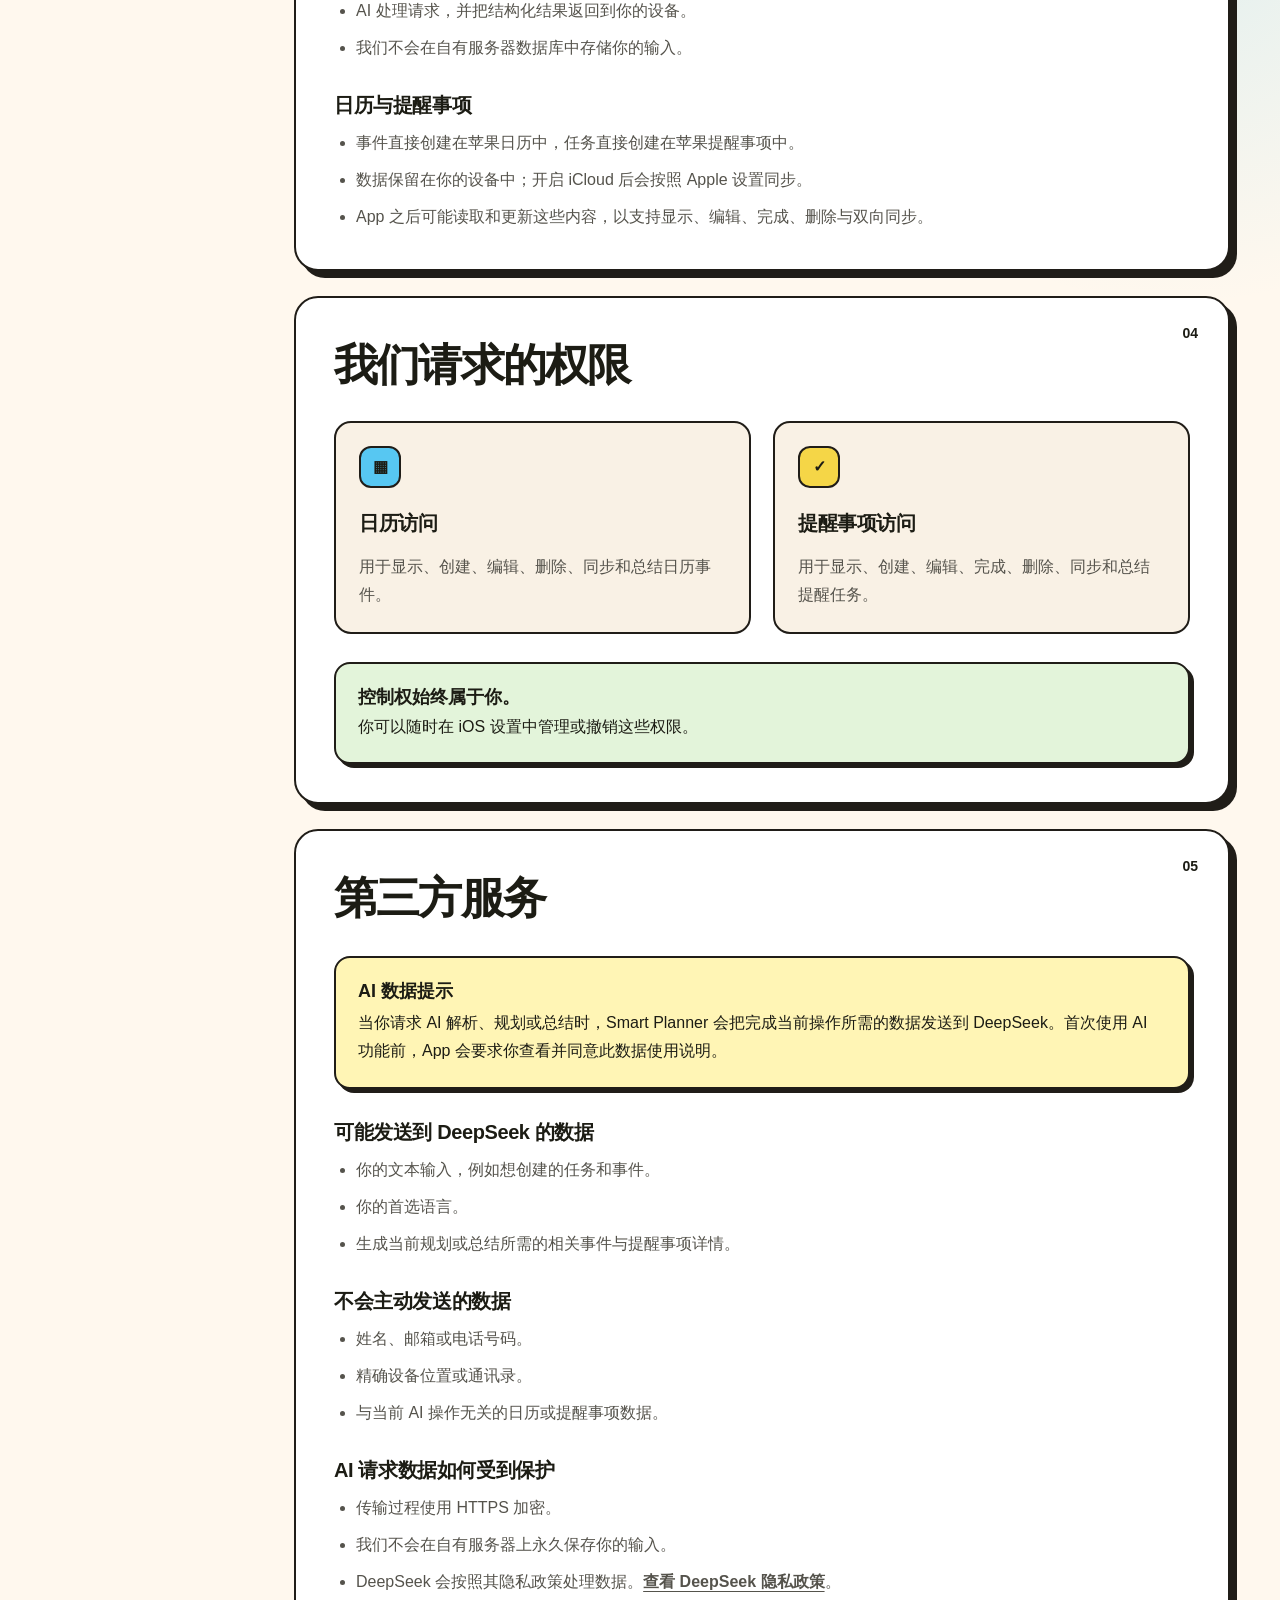
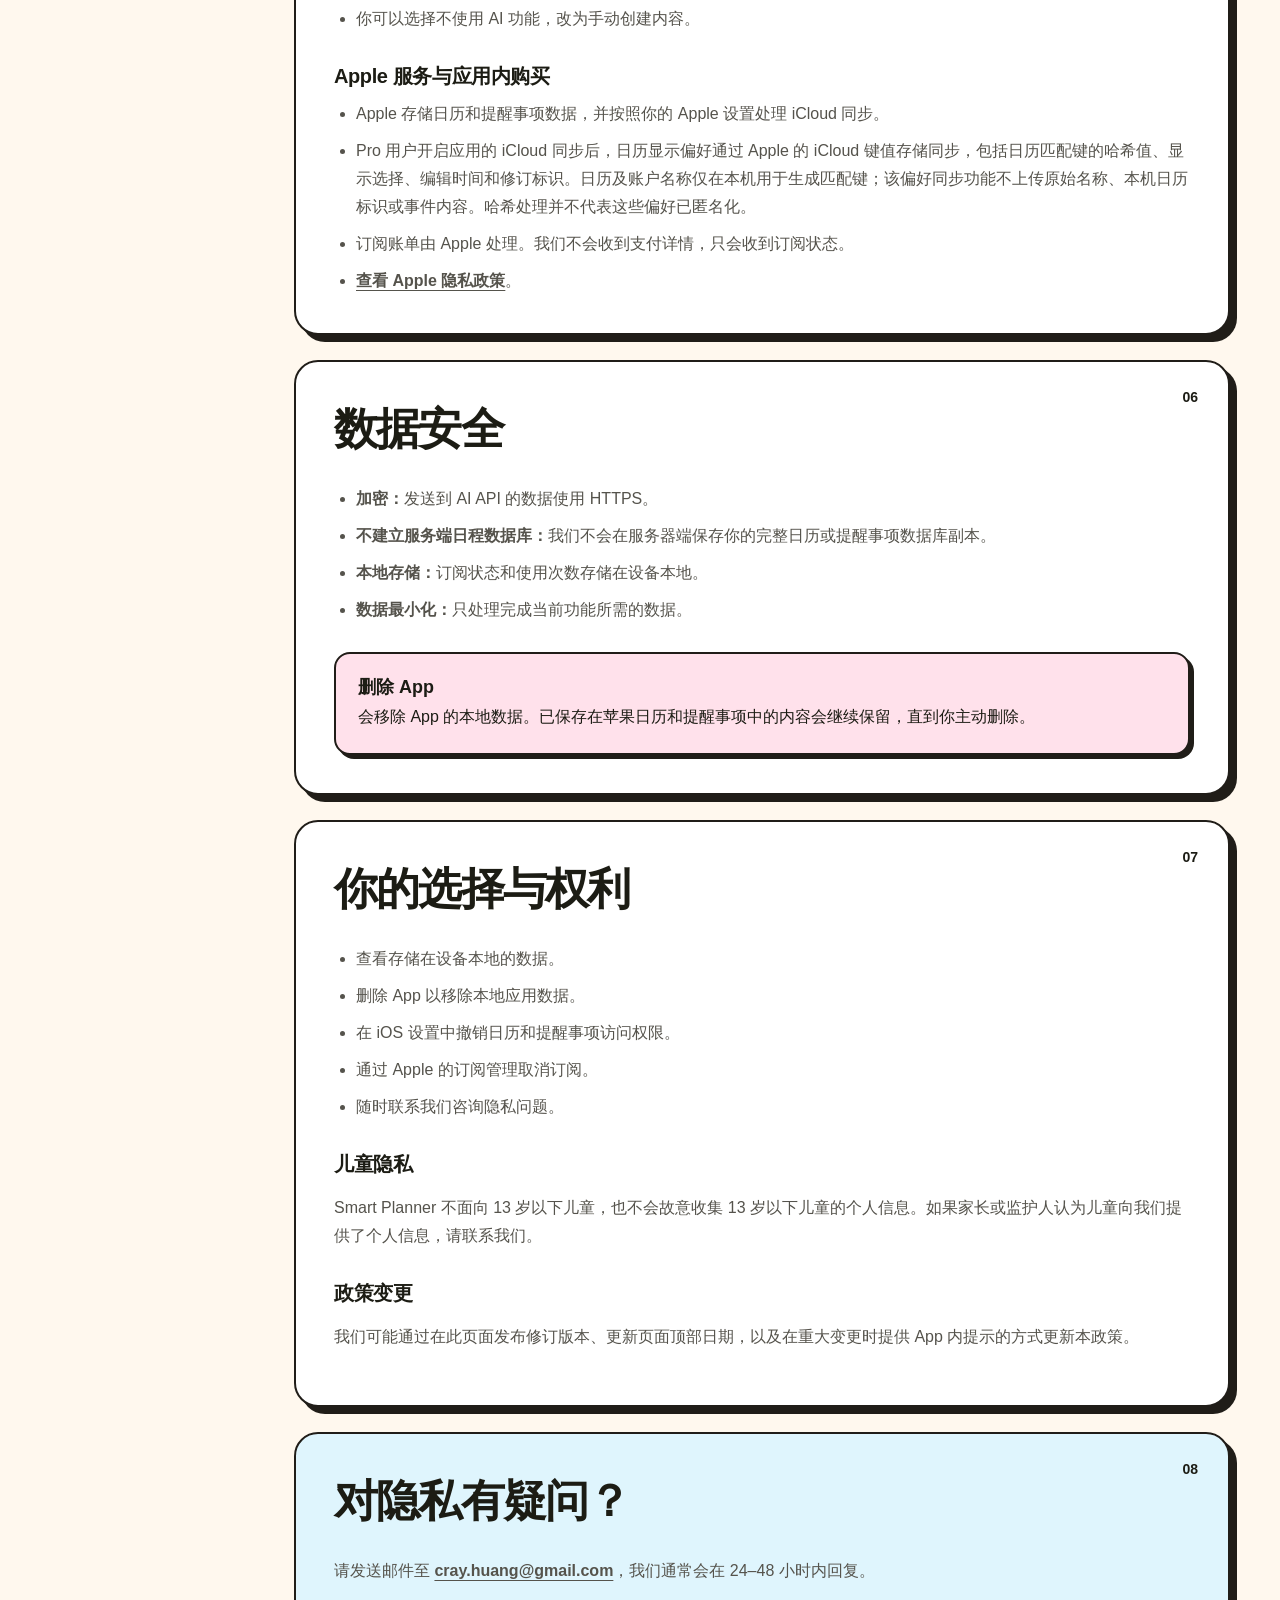
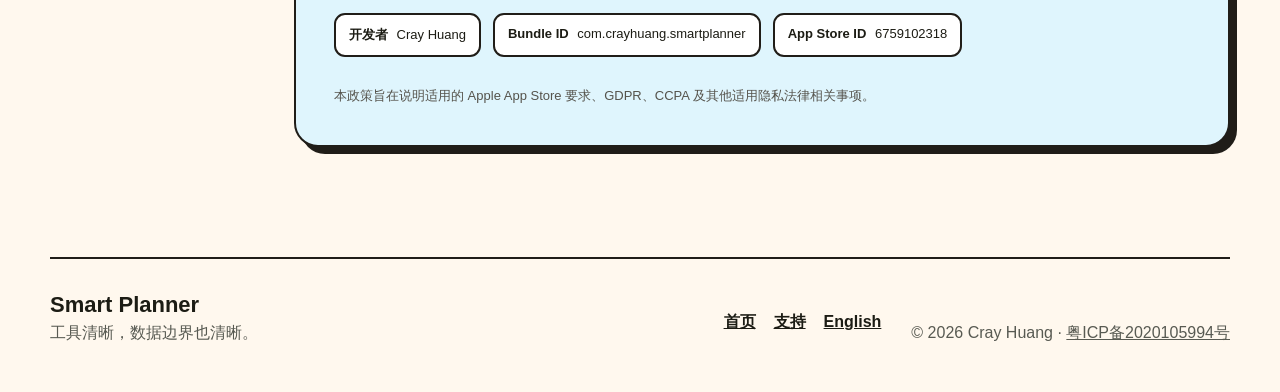
<file: privacy-policy-zh.html>
<!doctype html>
<html lang="zh-Hans">
<head>
  <meta charset="utf-8">
  <meta name="viewport" content="width=device-width, initial-scale=1">
  <meta name="description" content="Smart Planner 隐私政策，以及日历、提醒事项和 AI 数据使用说明。">
  <meta name="theme-color" content="#fffaf0">
  <title>隐私政策 - Smart Planner</title>
  <link rel="icon" href="app-icon.jpg">
  <link rel="stylesheet" href="site.css">
</head>
<body>
  <header class="site-header">
    <a class="brand" href="index-zh.html"><img src="app-icon.jpg" alt="" width="42" height="42"><span>Smart Planner</span></a>
    <nav aria-label="主导航">
      <a href="index-zh.html">首页</a>
      <a href="support-zh.html">支持</a>
      <a class="language" href="privacy-policy.html">English</a>
    </nav>
  </header>

  <main class="legal-main shell">
    <section class="legal-hero">
      <div>
        <div class="eyebrow"><span class="status-dot"></span>最后更新：2026 年 10 月 16 日</div>
        <h1>隐私说明，<br><span>不绕弯子。</span></h1>
        <p class="lead">这里说明 Smart Planner 会访问哪些信息、为什么需要日历和提醒事项权限，以及何时会把信息发送给 AI 服务提供商。</p>
      </div>
      <aside class="legal-summary">
        <span class="summary-icon">⌁</span>
        <h2>先说重点</h2>
        <p>Smart Planner 只为你主动使用的功能读取和更新日历与提醒事项。</p>
        <p>我们不会运营服务器，永久保存你的完整日历或提醒事项数据库副本。</p>
      </aside>
    </section>

    <div class="legal-layout">
      <aside class="legal-index" aria-label="隐私政策目录">
        <strong>本页内容</strong>
        <a href="#information">处理的信息</a>
        <a href="#usage">使用方式</a>
        <a href="#permissions">系统权限</a>
        <a href="#third-parties">第三方服务</a>
        <a href="#security">数据安全</a>
        <a href="#rights">你的权利</a>
        <a href="#contact">联系我们</a>
      </aside>

      <div class="legal-content">
        <section class="legal-card intro-card">
          <span class="legal-number">01</span>
          <h2>简介</h2>
          <p>欢迎使用 Smart Planner。我们尊重你的隐私，并致力于保护个人数据。本隐私政策说明你使用 App 时，我们会如何处理相关信息。</p>
        </section>

        <section class="legal-card" id="information">
          <span class="legal-number">02</span>
          <h2>我们处理的信息</h2>
          <div class="legal-columns">
            <div>
              <h3>在设备上访问</h3>
              <ul>
                <li><strong>日历数据：</strong>用于显示日程、检测冲突、编辑事件，以及生成你请求的规划或总结。</li>
                <li><strong>提醒数据：</strong>用于显示、排序、完成、编辑、删除和重新安排待办。</li>
              </ul>
            </div>
            <div>
              <h3>不会主动收集</h3>
              <ul>
                <li>姓名、邮箱、电话号码或其他个人标识符。</li>
                <li>你的物理位置。</li>
                <li>你的通讯录。</li>
              </ul>
            </div>
          </div>
          <div class="legal-note blue-note">
            <strong>临时处理的信息</strong>
            <p>AI 请求可能包含你的文本输入，以及完成当前规划或总结所需的相关日历和提醒事项上下文。用于订阅限制的 AI 使用次数会存储在设备本地。</p>
          </div>
        </section>

        <section class="legal-card" id="usage">
          <span class="legal-number">03</span>
          <h2>信息的使用方式</h2>
          <h3>AI 解析、规划与总结</h3>
          <ul>
            <li>你的输入和当前功能所需的日程上下文会通过 HTTPS 发送到 DeepSeek API。</li>
            <li>AI 处理请求，并把结构化结果返回到你的设备。</li>
            <li>我们不会在自有服务器数据库中存储你的输入。</li>
          </ul>
          <h3>日历与提醒事项</h3>
          <ul>
            <li>事件直接创建在苹果日历中，任务直接创建在苹果提醒事项中。</li>
            <li>数据保留在你的设备中；开启 iCloud 后会按照 Apple 设置同步。</li>
            <li>App 之后可能读取和更新这些内容，以支持显示、编辑、完成、删除与双向同步。</li>
          </ul>
        </section>

        <section class="legal-card" id="permissions">
          <span class="legal-number">04</span>
          <h2>我们请求的权限</h2>
          <div class="permission-grid">
            <article>
              <span>▦</span>
              <h3>日历访问</h3>
              <p>用于显示、创建、编辑、删除、同步和总结日历事件。</p>
            </article>
            <article>
              <span>✓</span>
              <h3>提醒事项访问</h3>
              <p>用于显示、创建、编辑、完成、删除、同步和总结提醒任务。</p>
            </article>
          </div>
          <div class="legal-note green-note"><strong>控制权始终属于你。</strong>你可以随时在 iOS 设置中管理或撤销这些权限。</div>
        </section>

        <section class="legal-card" id="third-parties">
          <span class="legal-number">05</span>
          <h2>第三方服务</h2>
          <div class="legal-note yellow-note">
            <strong>AI 数据提示</strong>
            <p>当你请求 AI 解析、规划或总结时，Smart Planner 会把完成当前操作所需的数据发送到 DeepSeek。首次使用 AI 功能前，App 会要求你查看并同意此数据使用说明。</p>
          </div>
          <h3>可能发送到 DeepSeek 的数据</h3>
          <ul>
            <li>你的文本输入，例如想创建的任务和事件。</li>
            <li>你的首选语言。</li>
            <li>生成当前规划或总结所需的相关事件与提醒事项详情。</li>
          </ul>
          <h3>不会主动发送的数据</h3>
          <ul>
            <li>姓名、邮箱或电话号码。</li>
            <li>精确设备位置或通讯录。</li>
            <li>与当前 AI 操作无关的日历或提醒事项数据。</li>
          </ul>
          <h3>AI 请求数据如何受到保护</h3>
          <ul>
            <li>传输过程使用 HTTPS 加密。</li>
            <li>我们不会在自有服务器上永久保存你的输入。</li>
            <li>DeepSeek 会按照其隐私政策处理数据。<a href="https://www.deepseek.com/privacy-policy" target="_blank" rel="noopener">查看 DeepSeek 隐私政策</a>。</li>
            <li>你可以选择不使用 AI 功能，改为手动创建内容。</li>
          </ul>
          <h3>Apple 服务与应用内购买</h3>
          <ul>
            <li>Apple 存储日历和提醒事项数据，并按照你的 Apple 设置处理 iCloud 同步。</li>
            <li>Pro 用户开启应用的 iCloud 同步后，日历显示偏好通过 Apple 的 iCloud 键值存储同步，包括日历匹配键的哈希值、显示选择、编辑时间和修订标识。日历及账户名称仅在本机用于生成匹配键；该偏好同步功能不上传原始名称、本机日历标识或事件内容。哈希处理并不代表这些偏好已匿名化。</li>
            <li>订阅账单由 Apple 处理。我们不会收到支付详情，只会收到订阅状态。</li>
            <li><a href="https://www.apple.com/cn/privacy/" target="_blank" rel="noopener">查看 Apple 隐私政策</a>。</li>
          </ul>
        </section>

        <section class="legal-card" id="security">
          <span class="legal-number">06</span>
          <h2>数据安全</h2>
          <ul>
            <li><strong>加密：</strong>发送到 AI API 的数据使用 HTTPS。</li>
            <li><strong>不建立服务端日程数据库：</strong>我们不会在服务器端保存你的完整日历或提醒事项数据库副本。</li>
            <li><strong>本地存储：</strong>订阅状态和使用次数存储在设备本地。</li>
            <li><strong>数据最小化：</strong>只处理完成当前功能所需的数据。</li>
          </ul>
          <div class="legal-note pink-note"><strong>删除 App</strong> 会移除 App 的本地数据。已保存在苹果日历和提醒事项中的内容会继续保留，直到你主动删除。</div>
        </section>

        <section class="legal-card" id="rights">
          <span class="legal-number">07</span>
          <h2>你的选择与权利</h2>
          <ul>
            <li>查看存储在设备本地的数据。</li>
            <li>删除 App 以移除本地应用数据。</li>
            <li>在 iOS 设置中撤销日历和提醒事项访问权限。</li>
            <li>通过 Apple 的订阅管理取消订阅。</li>
            <li>随时联系我们咨询隐私问题。</li>
          </ul>
          <h3>儿童隐私</h3>
          <p>Smart Planner 不面向 13 岁以下儿童，也不会故意收集 13 岁以下儿童的个人信息。如果家长或监护人认为儿童向我们提供了个人信息，请联系我们。</p>
          <h3>政策变更</h3>
          <p>我们可能通过在此页面发布修订版本、更新页面顶部日期，以及在重大变更时提供 App 内提示的方式更新本政策。</p>
        </section>

        <section class="legal-card contact-card" id="contact">
          <span class="legal-number">08</span>
          <h2>对隐私有疑问？</h2>
          <p>请发送邮件至 <a href="mailto:cray.huang@gmail.com">cray.huang@gmail.com</a>，我们通常会在 24–48 小时内回复。</p>
          <div class="app-meta">
            <span><strong>开发者</strong> Cray Huang</span>
            <span><strong>Bundle ID</strong> com.crayhuang.smartplanner</span>
            <span><strong>App Store ID</strong> 6759102318</span>
          </div>
          <p class="compliance">本政策旨在说明适用的 Apple App Store 要求、GDPR、CCPA 及其他适用隐私法律相关事项。</p>
        </section>
      </div>
    </div>
  </main>

  <footer class="site-footer shell">
    <div><strong>Smart Planner</strong><p>工具清晰，数据边界也清晰。</p></div>
    <div class="footer-links"><a href="index-zh.html">首页</a><a href="support-zh.html">支持</a><a href="privacy-policy.html">English</a></div>
    <p class="copyright">© 2026 Cray Huang · <a href="https://beian.miit.gov.cn/" target="_blank" rel="noopener noreferrer">粤ICP备2020105994号</a></p>
  </footer>
</body>
</html>
</file>
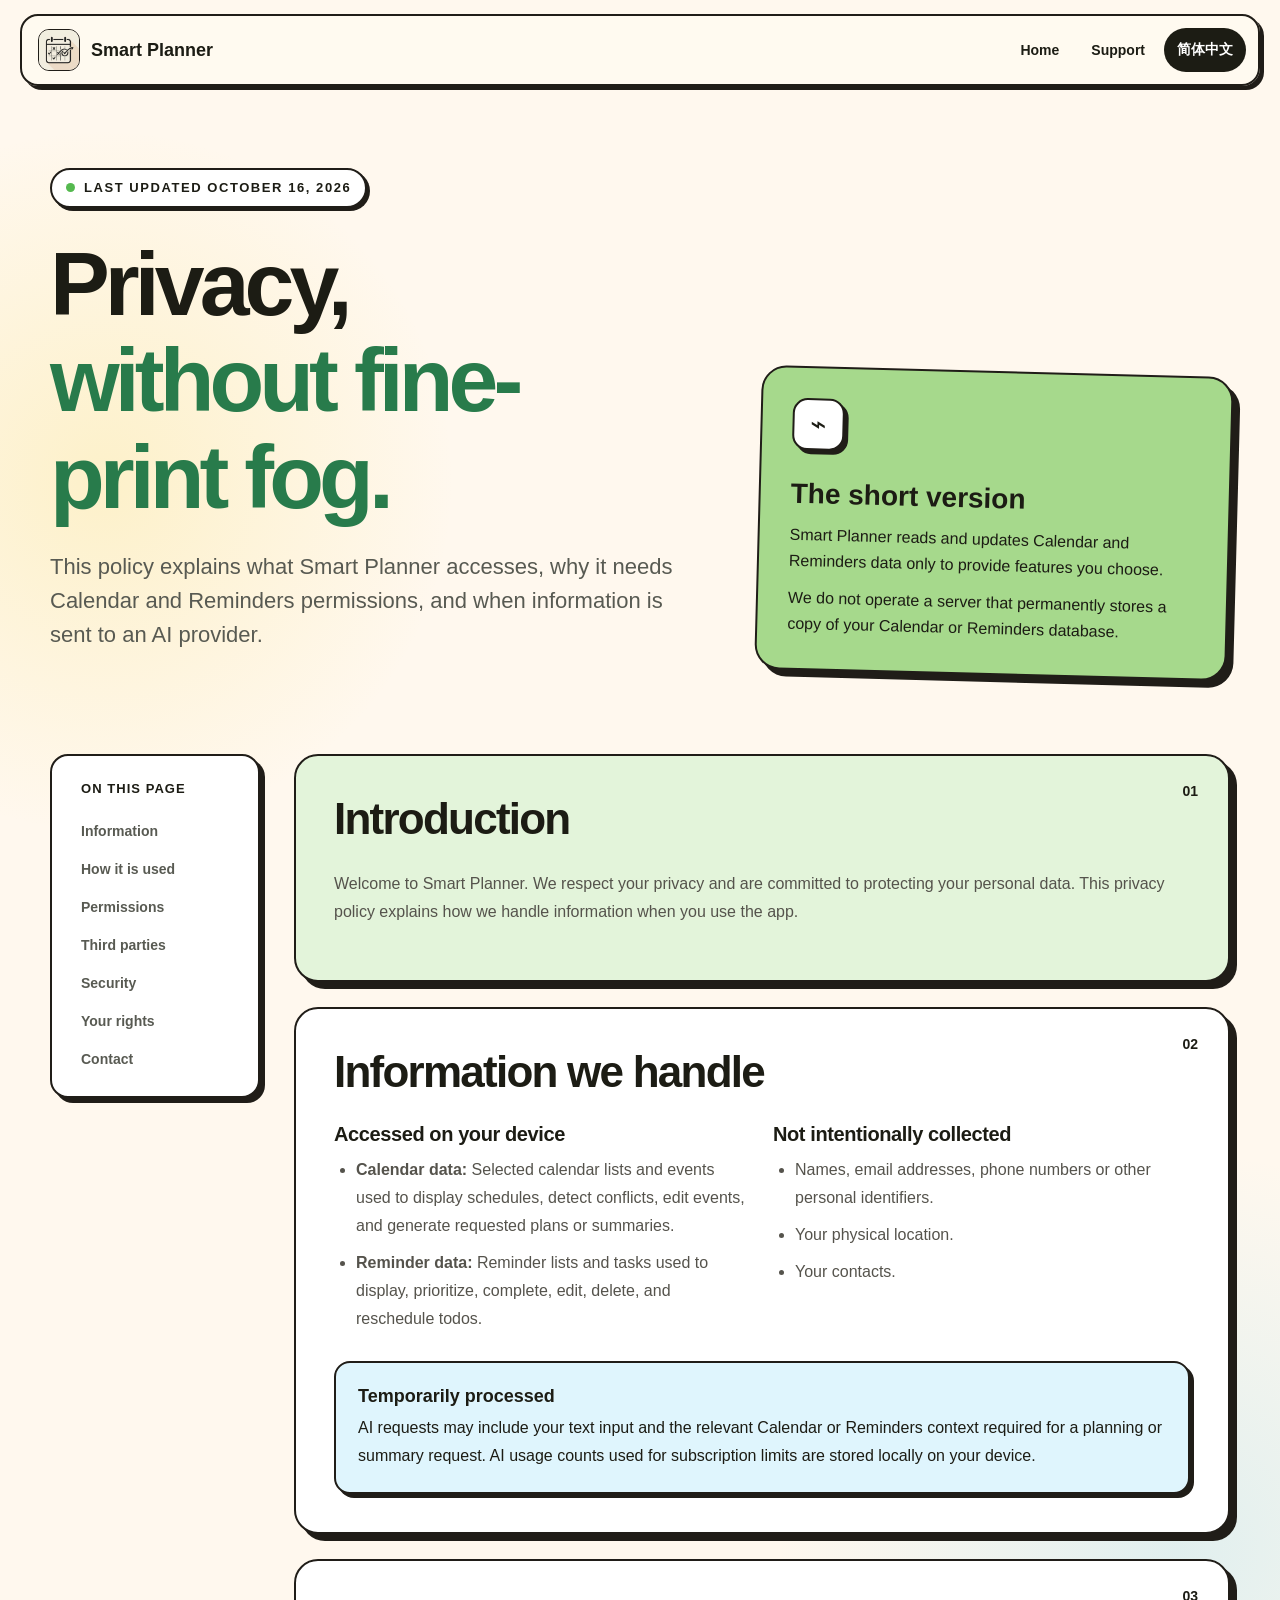
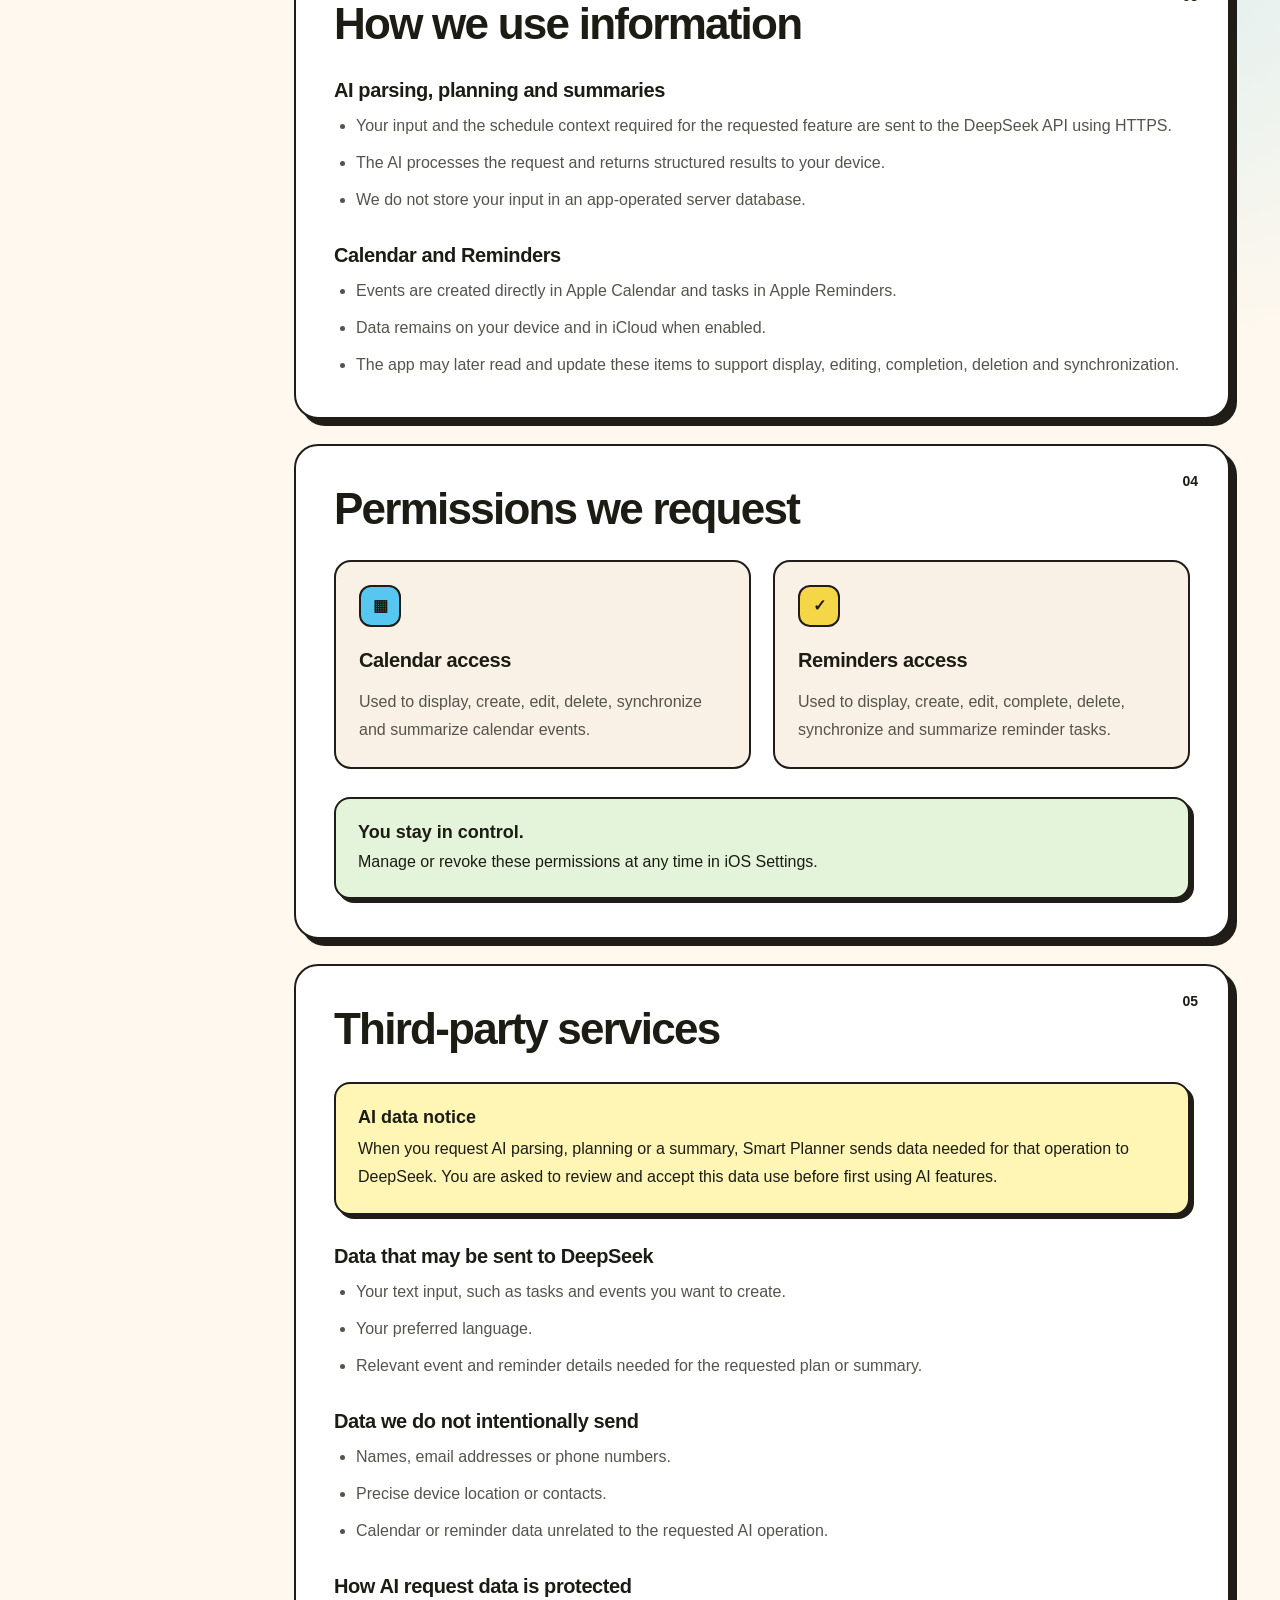
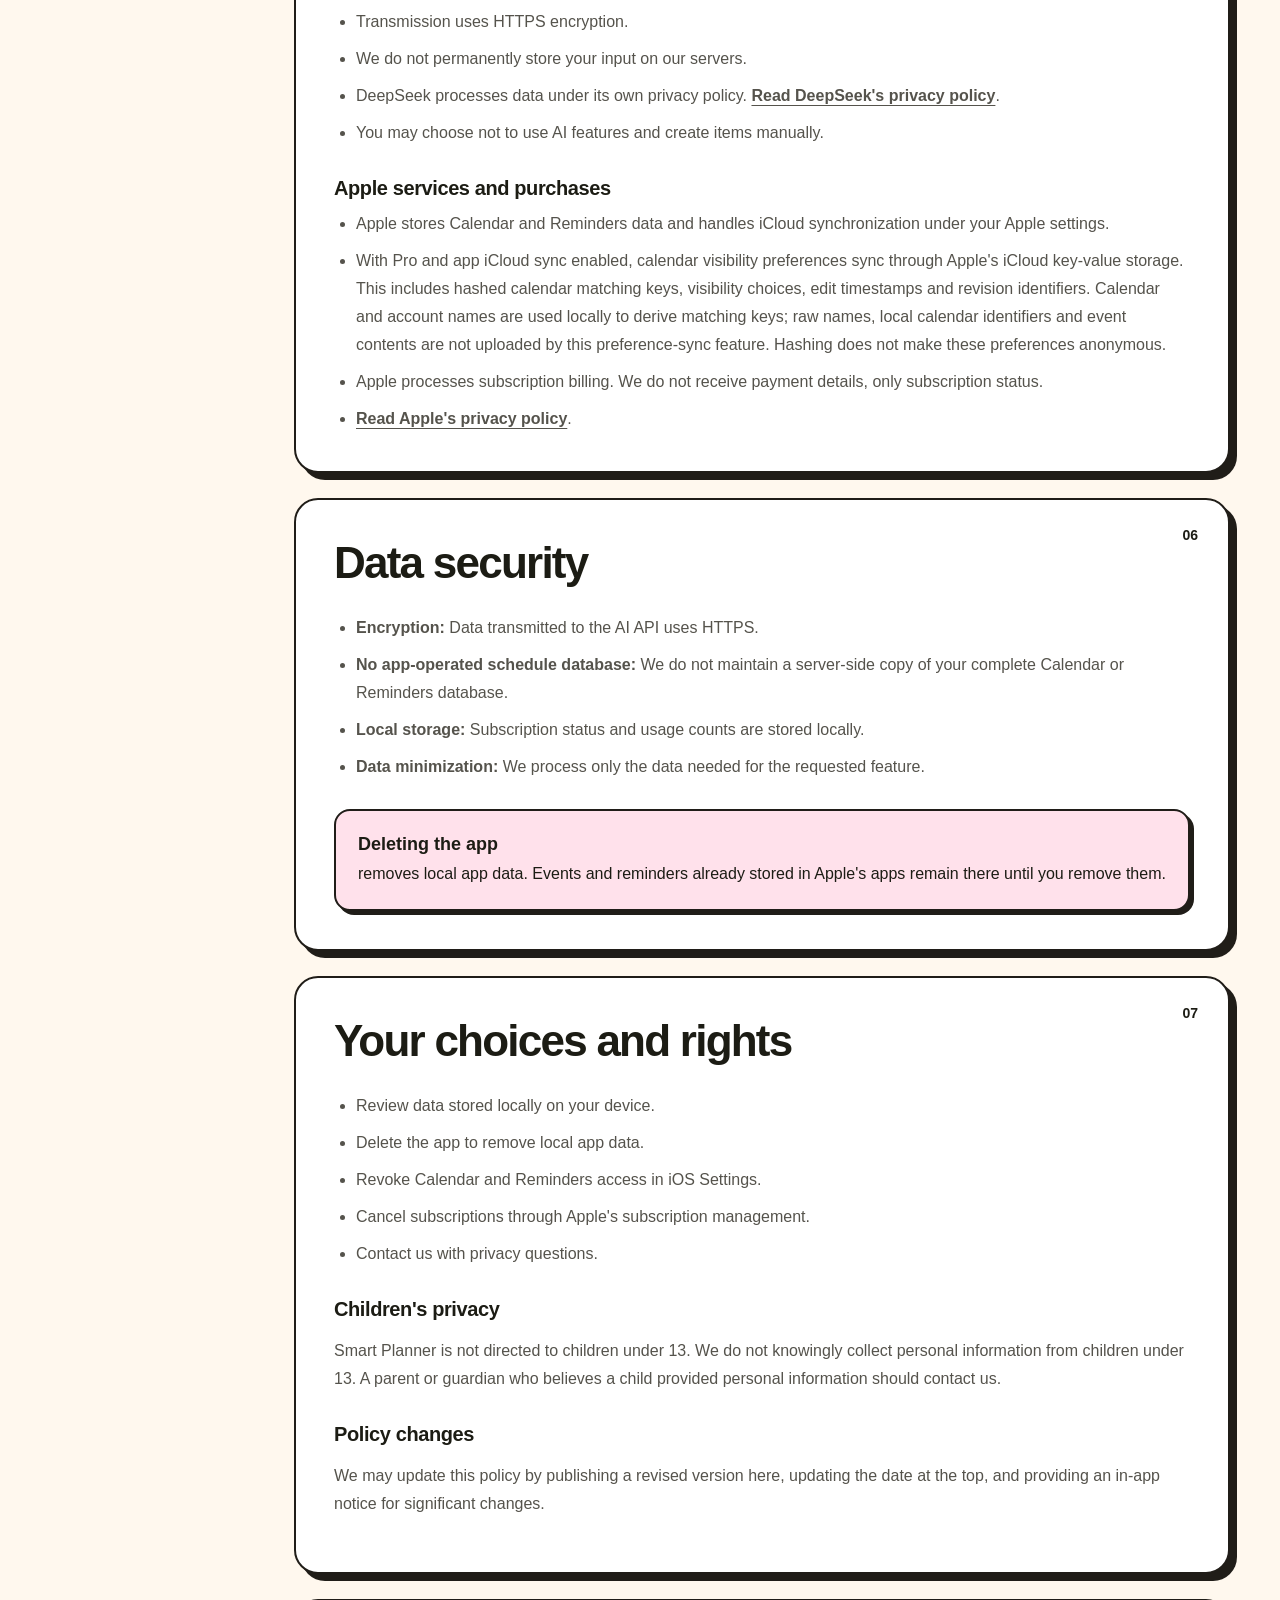
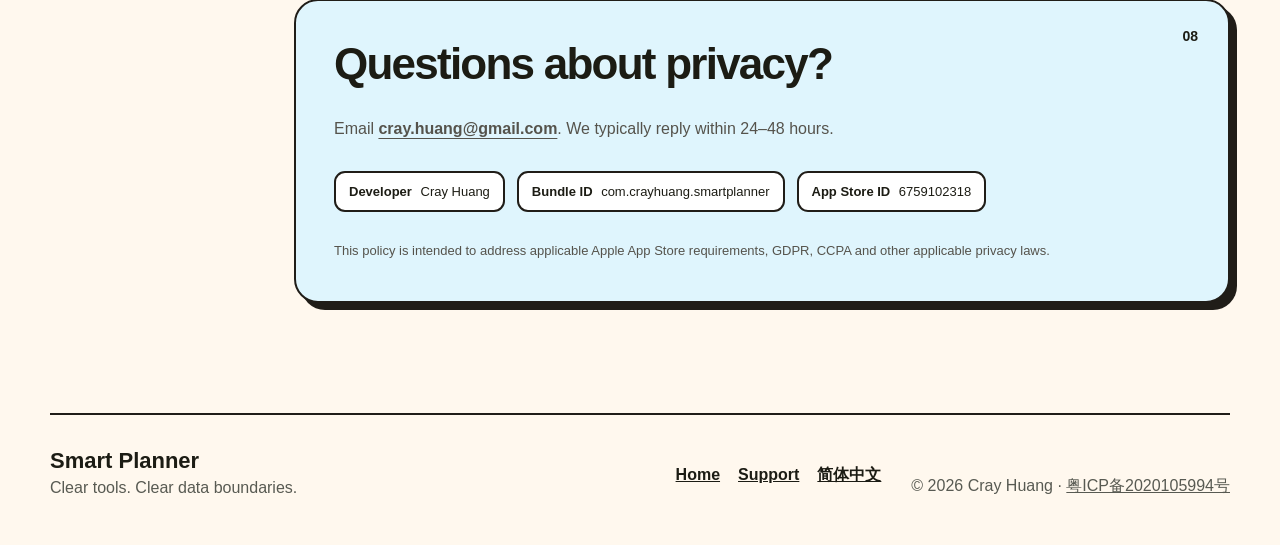
<file: privacy-policy.html>
<!doctype html>
<html lang="en">
<head>
  <meta charset="utf-8">
  <meta name="viewport" content="width=device-width, initial-scale=1">
  <meta name="description" content="Smart Planner privacy policy and details about Calendar, Reminders and AI data use.">
  <meta name="theme-color" content="#fffaf0">
  <title>Privacy Policy - Smart Planner</title>
  <link rel="icon" href="app-icon.jpg">
  <link rel="stylesheet" href="site.css">
</head>
<body>
  <header class="site-header">
    <a class="brand" href="index.html"><img src="app-icon.jpg" alt="" width="42" height="42"><span>Smart Planner</span></a>
    <nav aria-label="Primary navigation">
      <a href="index.html">Home</a>
      <a href="support.html">Support</a>
      <a class="language" href="privacy-policy-zh.html">简体中文</a>
    </nav>
  </header>

  <main class="legal-main shell">
    <section class="legal-hero">
      <div>
        <div class="eyebrow"><span class="status-dot"></span>Last updated October 16, 2026</div>
        <h1>Privacy,<br><span>without fine-print fog.</span></h1>
        <p class="lead">This policy explains what Smart Planner accesses, why it needs Calendar and Reminders permissions, and when information is sent to an AI provider.</p>
      </div>
      <aside class="legal-summary">
        <span class="summary-icon">⌁</span>
        <h2>The short version</h2>
        <p>Smart Planner reads and updates Calendar and Reminders data only to provide features you choose.</p>
        <p>We do not operate a server that permanently stores a copy of your Calendar or Reminders database.</p>
      </aside>
    </section>

    <div class="legal-layout">
      <aside class="legal-index" aria-label="Privacy policy sections">
        <strong>On this page</strong>
        <a href="#information">Information</a>
        <a href="#usage">How it is used</a>
        <a href="#permissions">Permissions</a>
        <a href="#third-parties">Third parties</a>
        <a href="#security">Security</a>
        <a href="#rights">Your rights</a>
        <a href="#contact">Contact</a>
      </aside>

      <div class="legal-content">
        <section class="legal-card intro-card">
          <span class="legal-number">01</span>
          <h2>Introduction</h2>
          <p>Welcome to Smart Planner. We respect your privacy and are committed to protecting your personal data. This privacy policy explains how we handle information when you use the app.</p>
        </section>

        <section class="legal-card" id="information">
          <span class="legal-number">02</span>
          <h2>Information we handle</h2>
          <div class="legal-columns">
            <div>
              <h3>Accessed on your device</h3>
              <ul>
                <li><strong>Calendar data:</strong> Selected calendar lists and events used to display schedules, detect conflicts, edit events, and generate requested plans or summaries.</li>
                <li><strong>Reminder data:</strong> Reminder lists and tasks used to display, prioritize, complete, edit, delete, and reschedule todos.</li>
              </ul>
            </div>
            <div>
              <h3>Not intentionally collected</h3>
              <ul>
                <li>Names, email addresses, phone numbers or other personal identifiers.</li>
                <li>Your physical location.</li>
                <li>Your contacts.</li>
              </ul>
            </div>
          </div>
          <div class="legal-note blue-note">
            <strong>Temporarily processed</strong>
            <p>AI requests may include your text input and the relevant Calendar or Reminders context required for a planning or summary request. AI usage counts used for subscription limits are stored locally on your device.</p>
          </div>
        </section>

        <section class="legal-card" id="usage">
          <span class="legal-number">03</span>
          <h2>How we use information</h2>
          <h3>AI parsing, planning and summaries</h3>
          <ul>
            <li>Your input and the schedule context required for the requested feature are sent to the DeepSeek API using HTTPS.</li>
            <li>The AI processes the request and returns structured results to your device.</li>
            <li>We do not store your input in an app-operated server database.</li>
          </ul>
          <h3>Calendar and Reminders</h3>
          <ul>
            <li>Events are created directly in Apple Calendar and tasks in Apple Reminders.</li>
            <li>Data remains on your device and in iCloud when enabled.</li>
            <li>The app may later read and update these items to support display, editing, completion, deletion and synchronization.</li>
          </ul>
        </section>

        <section class="legal-card" id="permissions">
          <span class="legal-number">04</span>
          <h2>Permissions we request</h2>
          <div class="permission-grid">
            <article>
              <span>▦</span>
              <h3>Calendar access</h3>
              <p>Used to display, create, edit, delete, synchronize and summarize calendar events.</p>
            </article>
            <article>
              <span>✓</span>
              <h3>Reminders access</h3>
              <p>Used to display, create, edit, complete, delete, synchronize and summarize reminder tasks.</p>
            </article>
          </div>
          <div class="legal-note green-note"><strong>You stay in control.</strong> Manage or revoke these permissions at any time in iOS Settings.</div>
        </section>

        <section class="legal-card" id="third-parties">
          <span class="legal-number">05</span>
          <h2>Third-party services</h2>
          <div class="legal-note yellow-note">
            <strong>AI data notice</strong>
            <p>When you request AI parsing, planning or a summary, Smart Planner sends data needed for that operation to DeepSeek. You are asked to review and accept this data use before first using AI features.</p>
          </div>
          <h3>Data that may be sent to DeepSeek</h3>
          <ul>
            <li>Your text input, such as tasks and events you want to create.</li>
            <li>Your preferred language.</li>
            <li>Relevant event and reminder details needed for the requested plan or summary.</li>
          </ul>
          <h3>Data we do not intentionally send</h3>
          <ul>
            <li>Names, email addresses or phone numbers.</li>
            <li>Precise device location or contacts.</li>
            <li>Calendar or reminder data unrelated to the requested AI operation.</li>
          </ul>
          <h3>How AI request data is protected</h3>
          <ul>
            <li>Transmission uses HTTPS encryption.</li>
            <li>We do not permanently store your input on our servers.</li>
            <li>DeepSeek processes data under its own privacy policy. <a href="https://www.deepseek.com/privacy-policy" target="_blank" rel="noopener">Read DeepSeek's privacy policy</a>.</li>
            <li>You may choose not to use AI features and create items manually.</li>
          </ul>
          <h3>Apple services and purchases</h3>
          <ul>
            <li>Apple stores Calendar and Reminders data and handles iCloud synchronization under your Apple settings.</li>
            <li>With Pro and app iCloud sync enabled, calendar visibility preferences sync through Apple's iCloud key-value storage. This includes hashed calendar matching keys, visibility choices, edit timestamps and revision identifiers. Calendar and account names are used locally to derive matching keys; raw names, local calendar identifiers and event contents are not uploaded by this preference-sync feature. Hashing does not make these preferences anonymous.</li>
            <li>Apple processes subscription billing. We do not receive payment details, only subscription status.</li>
            <li><a href="https://www.apple.com/privacy/" target="_blank" rel="noopener">Read Apple's privacy policy</a>.</li>
          </ul>
        </section>

        <section class="legal-card" id="security">
          <span class="legal-number">06</span>
          <h2>Data security</h2>
          <ul>
            <li><strong>Encryption:</strong> Data transmitted to the AI API uses HTTPS.</li>
            <li><strong>No app-operated schedule database:</strong> We do not maintain a server-side copy of your complete Calendar or Reminders database.</li>
            <li><strong>Local storage:</strong> Subscription status and usage counts are stored locally.</li>
            <li><strong>Data minimization:</strong> We process only the data needed for the requested feature.</li>
          </ul>
          <div class="legal-note pink-note"><strong>Deleting the app</strong> removes local app data. Events and reminders already stored in Apple's apps remain there until you remove them.</div>
        </section>

        <section class="legal-card" id="rights">
          <span class="legal-number">07</span>
          <h2>Your choices and rights</h2>
          <ul>
            <li>Review data stored locally on your device.</li>
            <li>Delete the app to remove local app data.</li>
            <li>Revoke Calendar and Reminders access in iOS Settings.</li>
            <li>Cancel subscriptions through Apple's subscription management.</li>
            <li>Contact us with privacy questions.</li>
          </ul>
          <h3>Children's privacy</h3>
          <p>Smart Planner is not directed to children under 13. We do not knowingly collect personal information from children under 13. A parent or guardian who believes a child provided personal information should contact us.</p>
          <h3>Policy changes</h3>
          <p>We may update this policy by publishing a revised version here, updating the date at the top, and providing an in-app notice for significant changes.</p>
        </section>

        <section class="legal-card contact-card" id="contact">
          <span class="legal-number">08</span>
          <h2>Questions about privacy?</h2>
          <p>Email <a href="mailto:cray.huang@gmail.com">cray.huang@gmail.com</a>. We typically reply within 24–48 hours.</p>
          <div class="app-meta">
            <span><strong>Developer</strong> Cray Huang</span>
            <span><strong>Bundle ID</strong> com.crayhuang.smartplanner</span>
            <span><strong>App Store ID</strong> 6759102318</span>
          </div>
          <p class="compliance">This policy is intended to address applicable Apple App Store requirements, GDPR, CCPA and other applicable privacy laws.</p>
        </section>
      </div>
    </div>
  </main>

  <footer class="site-footer shell">
    <div><strong>Smart Planner</strong><p>Clear tools. Clear data boundaries.</p></div>
    <div class="footer-links"><a href="index.html">Home</a><a href="support.html">Support</a><a href="privacy-policy-zh.html">简体中文</a></div>
    <p class="copyright">© 2026 Cray Huang · <a href="https://beian.miit.gov.cn/" target="_blank" rel="noopener noreferrer">粤ICP备2020105994号</a></p>
  </footer>
</body>
</html>
</file>
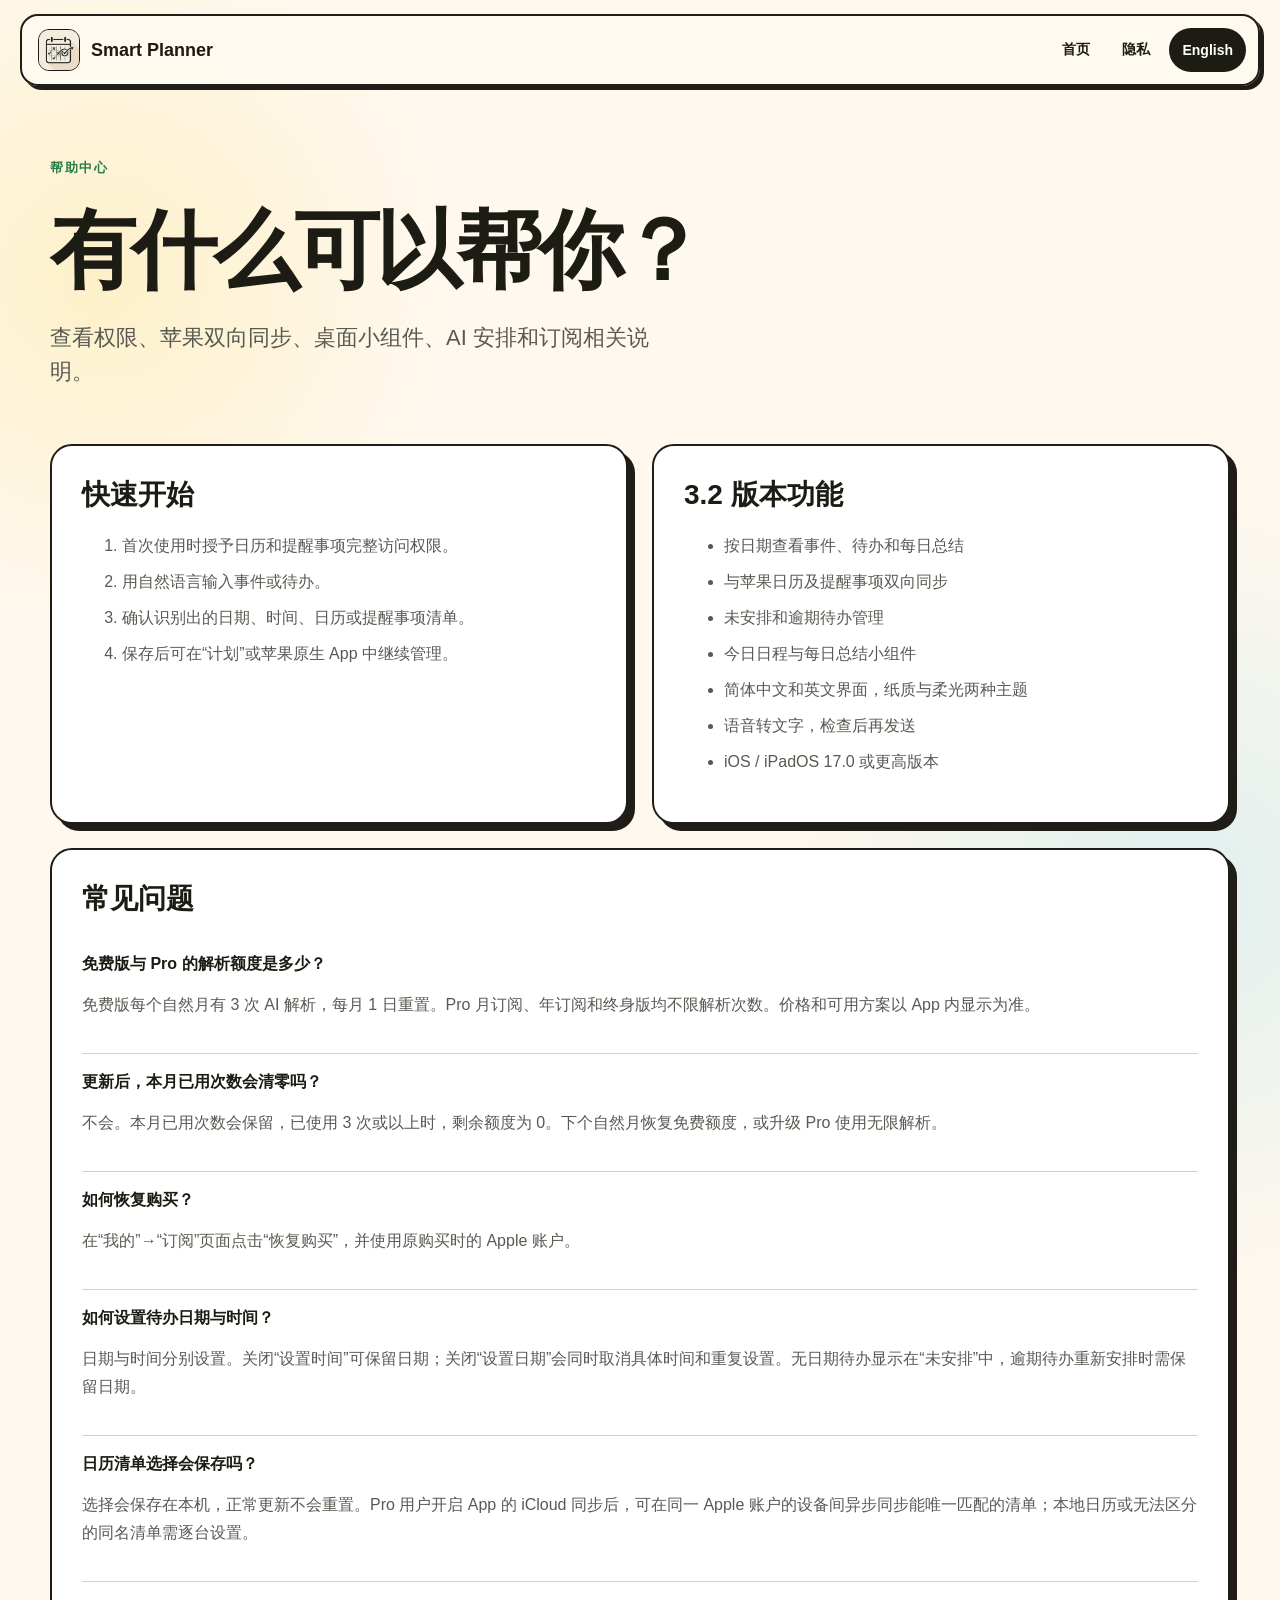
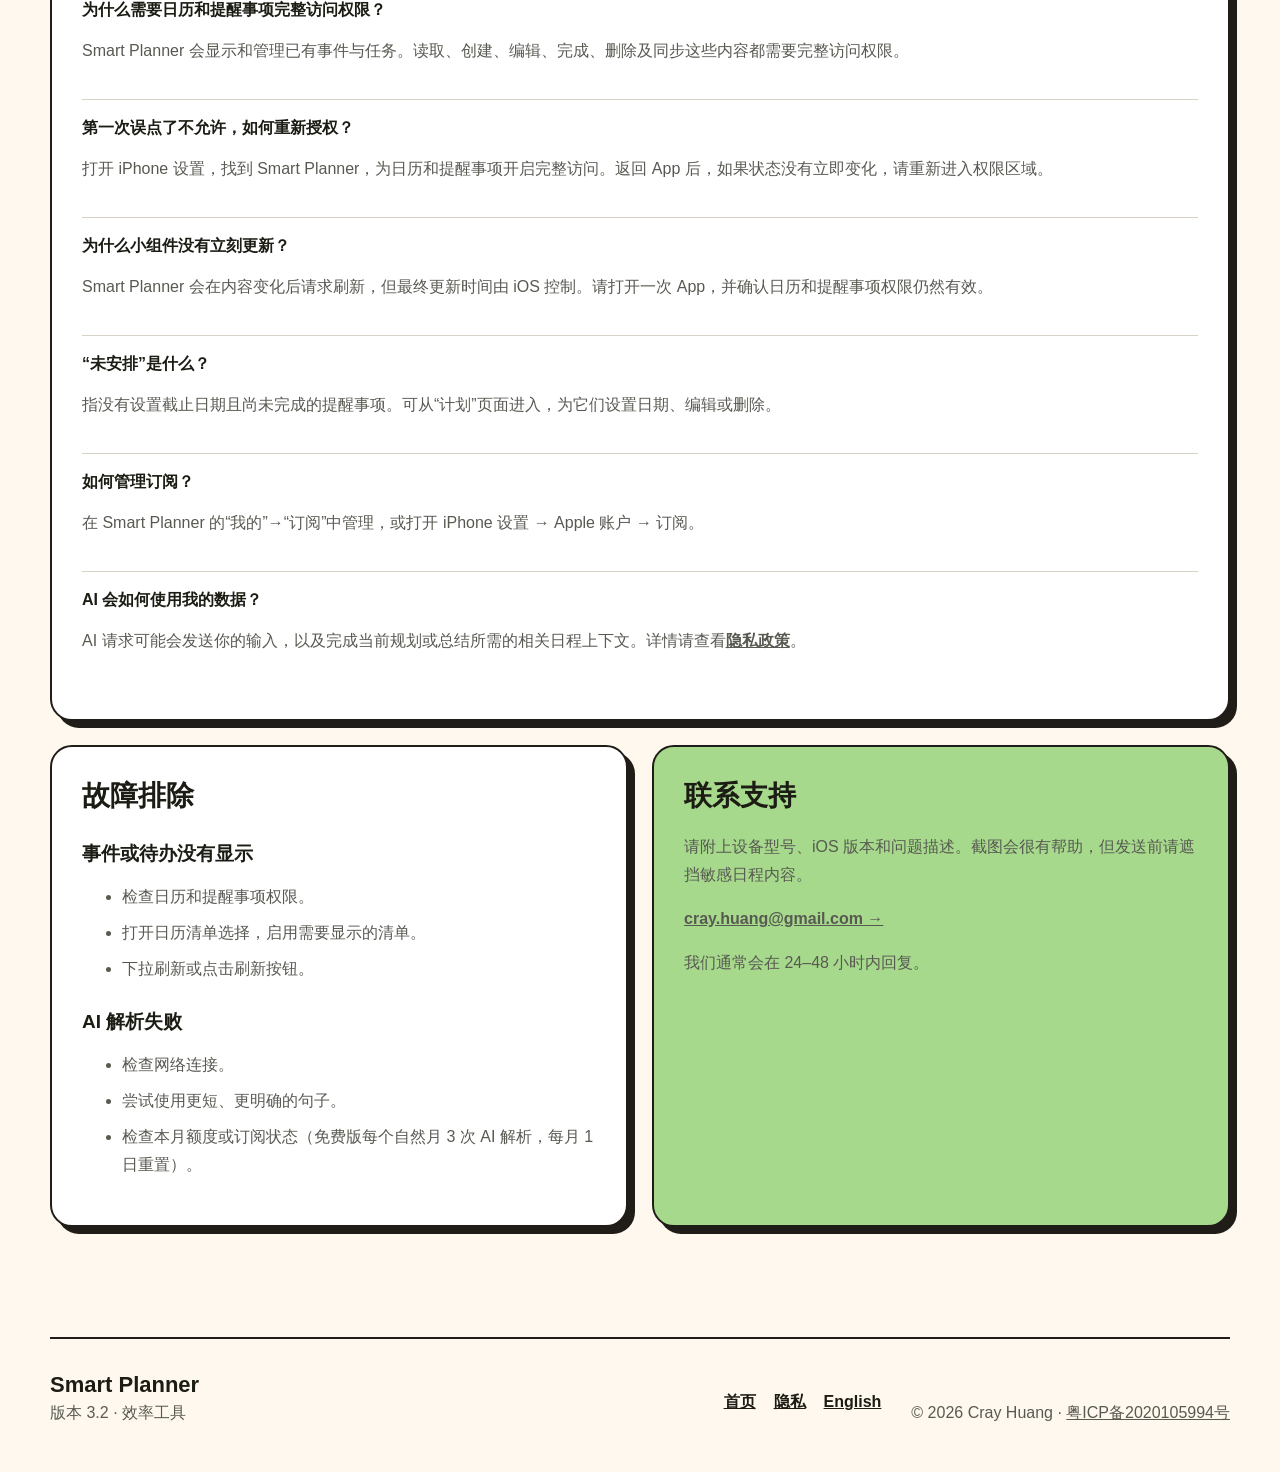
<file: support-zh.html>
<!doctype html>
<html lang="zh-Hans">
<head>
  <meta charset="utf-8">
  <meta name="viewport" content="width=device-width, initial-scale=1">
  <meta name="description" content="Smart Planner 使用支持、常见问题、权限指导与联系方式。">
  <title>支持 - Smart Planner</title>
  <link rel="icon" href="app-icon.jpg">
  <link rel="stylesheet" href="site.css">
  <style>
    .support-main{padding:72px 0 110px}.support-hero{max-width:780px;margin-bottom:55px}.support-hero h1{font-size:clamp(52px,8vw,86px)}.support-grid{display:grid;grid-template-columns:1fr 1fr;gap:24px}.support-card{padding:30px;background:#fff;border:2px solid var(--line);border-radius:var(--radius);box-shadow:var(--shadow)}.support-card.wide{grid-column:1/-1}.support-card h2{margin:0 0 18px;font-size:28px}.support-card h3{margin:26px 0 8px;font-size:19px}.support-card p,.support-card li{color:var(--subtle);line-height:1.75}.support-card li+li{margin-top:8px}.support-card a{font-weight:700}.faq{padding:18px 0;border-top:1.5px solid #d8d1c7}.faq:first-of-type{border-top:0}.faq strong{display:block;margin-bottom:6px}.contact-card{background:var(--green)}@media(max-width:760px){.support-grid{grid-template-columns:1fr}.support-card.wide{grid-column:auto}}
  </style>
</head>
<body>
  <header class="site-header">
    <a class="brand" href="index-zh.html"><img src="app-icon.jpg" alt="" width="42" height="42"><span>Smart Planner</span></a>
    <nav aria-label="主导航"><a href="index-zh.html">首页</a><a href="privacy-policy-zh.html">隐私</a><a class="language" href="support.html">English</a></nav>
  </header>
  <main class="support-main shell">
    <section class="support-hero">
      <span class="kicker">帮助中心</span>
      <h1>有什么可以帮你？</h1>
      <p class="lead">查看权限、苹果双向同步、桌面小组件、AI 安排和订阅相关说明。</p>
    </section>
    <div class="support-grid">
      <section class="support-card">
        <h2>快速开始</h2>
        <ol>
          <li>首次使用时授予日历和提醒事项完整访问权限。</li>
          <li>用自然语言输入事件或待办。</li>
          <li>确认识别出的日期、时间、日历或提醒事项清单。</li>
          <li>保存后可在“计划”或苹果原生 App 中继续管理。</li>
        </ol>
      </section>
      <section class="support-card">
        <h2>3.2 版本功能</h2>
        <ul>
          <li>按日期查看事件、待办和每日总结</li>
          <li>与苹果日历及提醒事项双向同步</li>
          <li>未安排和逾期待办管理</li>
          <li>今日日程与每日总结小组件</li>
          <li>简体中文和英文界面，纸质与柔光两种主题</li><li>语音转文字，检查后再发送</li><li>iOS / iPadOS 17.0 或更高版本</li>
        </ul>
      </section>
      <section class="support-card wide">
        <h2>常见问题</h2>
        <div class="faq" id="subscription"><strong>免费版与 Pro 的解析额度是多少？</strong><p>免费版每个自然月有 3 次 AI 解析，每月 1 日重置。Pro 月订阅、年订阅和终身版均不限解析次数。价格和可用方案以 App 内显示为准。</p></div>
        <div class="faq"><strong>更新后，本月已用次数会清零吗？</strong><p>不会。本月已用次数会保留，已使用 3 次或以上时，剩余额度为 0。下个自然月恢复免费额度，或升级 Pro 使用无限解析。</p></div>
        <div class="faq"><strong>如何恢复购买？</strong><p>在“我的”→“订阅”页面点击“恢复购买”，并使用原购买时的 Apple 账户。</p></div>
        <div class="faq"><strong>如何设置待办日期与时间？</strong><p>日期与时间分别设置。关闭“设置时间”可保留日期；关闭“设置日期”会同时取消具体时间和重复设置。无日期待办显示在“未安排”中，逾期待办重新安排时需保留日期。</p></div>
        <div class="faq"><strong>日历清单选择会保存吗？</strong><p>选择会保存在本机，正常更新不会重置。Pro 用户开启 App 的 iCloud 同步后，可在同一 Apple 账户的设备间异步同步能唯一匹配的清单；本地日历或无法区分的同名清单需逐台设置。</p></div>
        <div class="faq"><strong>为什么需要日历和提醒事项完整访问权限？</strong><p>Smart Planner 会显示和管理已有事件与任务。读取、创建、编辑、完成、删除及同步这些内容都需要完整访问权限。</p></div>
        <div class="faq"><strong>第一次误点了不允许，如何重新授权？</strong><p>打开 iPhone 设置，找到 Smart Planner，为日历和提醒事项开启完整访问。返回 App 后，如果状态没有立即变化，请重新进入权限区域。</p></div>
        <div class="faq"><strong>为什么小组件没有立刻更新？</strong><p>Smart Planner 会在内容变化后请求刷新，但最终更新时间由 iOS 控制。请打开一次 App，并确认日历和提醒事项权限仍然有效。</p></div>
        <div class="faq"><strong>“未安排”是什么？</strong><p>指没有设置截止日期且尚未完成的提醒事项。可从“计划”页面进入，为它们设置日期、编辑或删除。</p></div>
        <div class="faq"><strong>如何管理订阅？</strong><p>在 Smart Planner 的“我的”→“订阅”中管理，或打开 iPhone 设置 → Apple 账户 → 订阅。</p></div>
        <div class="faq"><strong>AI 会如何使用我的数据？</strong><p>AI 请求可能会发送你的输入，以及完成当前规划或总结所需的相关日程上下文。详情请查看<a href="privacy-policy-zh.html">隐私政策</a>。</p></div>
      </section>
      <section class="support-card">
        <h2>故障排除</h2>
        <h3>事件或待办没有显示</h3>
        <ul><li>检查日历和提醒事项权限。</li><li>打开日历清单选择，启用需要显示的清单。</li><li>下拉刷新或点击刷新按钮。</li></ul>
        <h3>AI 解析失败</h3>
        <ul><li>检查网络连接。</li><li>尝试使用更短、更明确的句子。</li><li>检查本月额度或订阅状态（免费版每个自然月 3 次 AI 解析，每月 1 日重置）。</li></ul>
      </section>
      <section class="support-card contact-card">
        <h2>联系支持</h2>
        <p>请附上设备型号、iOS 版本和问题描述。截图会很有帮助，但发送前请遮挡敏感日程内容。</p>
        <p><a href="mailto:cray.huang@gmail.com?subject=Smart%20Planner%20支持">cray.huang@gmail.com →</a></p>
        <p>我们通常会在 24–48 小时内回复。</p>
      </section>
    </div>
  </main>
  <footer class="site-footer shell"><div><strong>Smart Planner</strong><p>版本 3.2 · 效率工具</p></div><div class="footer-links"><a href="index-zh.html">首页</a><a href="privacy-policy-zh.html">隐私</a><a href="support.html">English</a></div><p class="copyright">© 2026 Cray Huang · <a href="https://beian.miit.gov.cn/" target="_blank" rel="noopener noreferrer">粤ICP备2020105994号</a></p></footer>
</body>
</html>
</file>
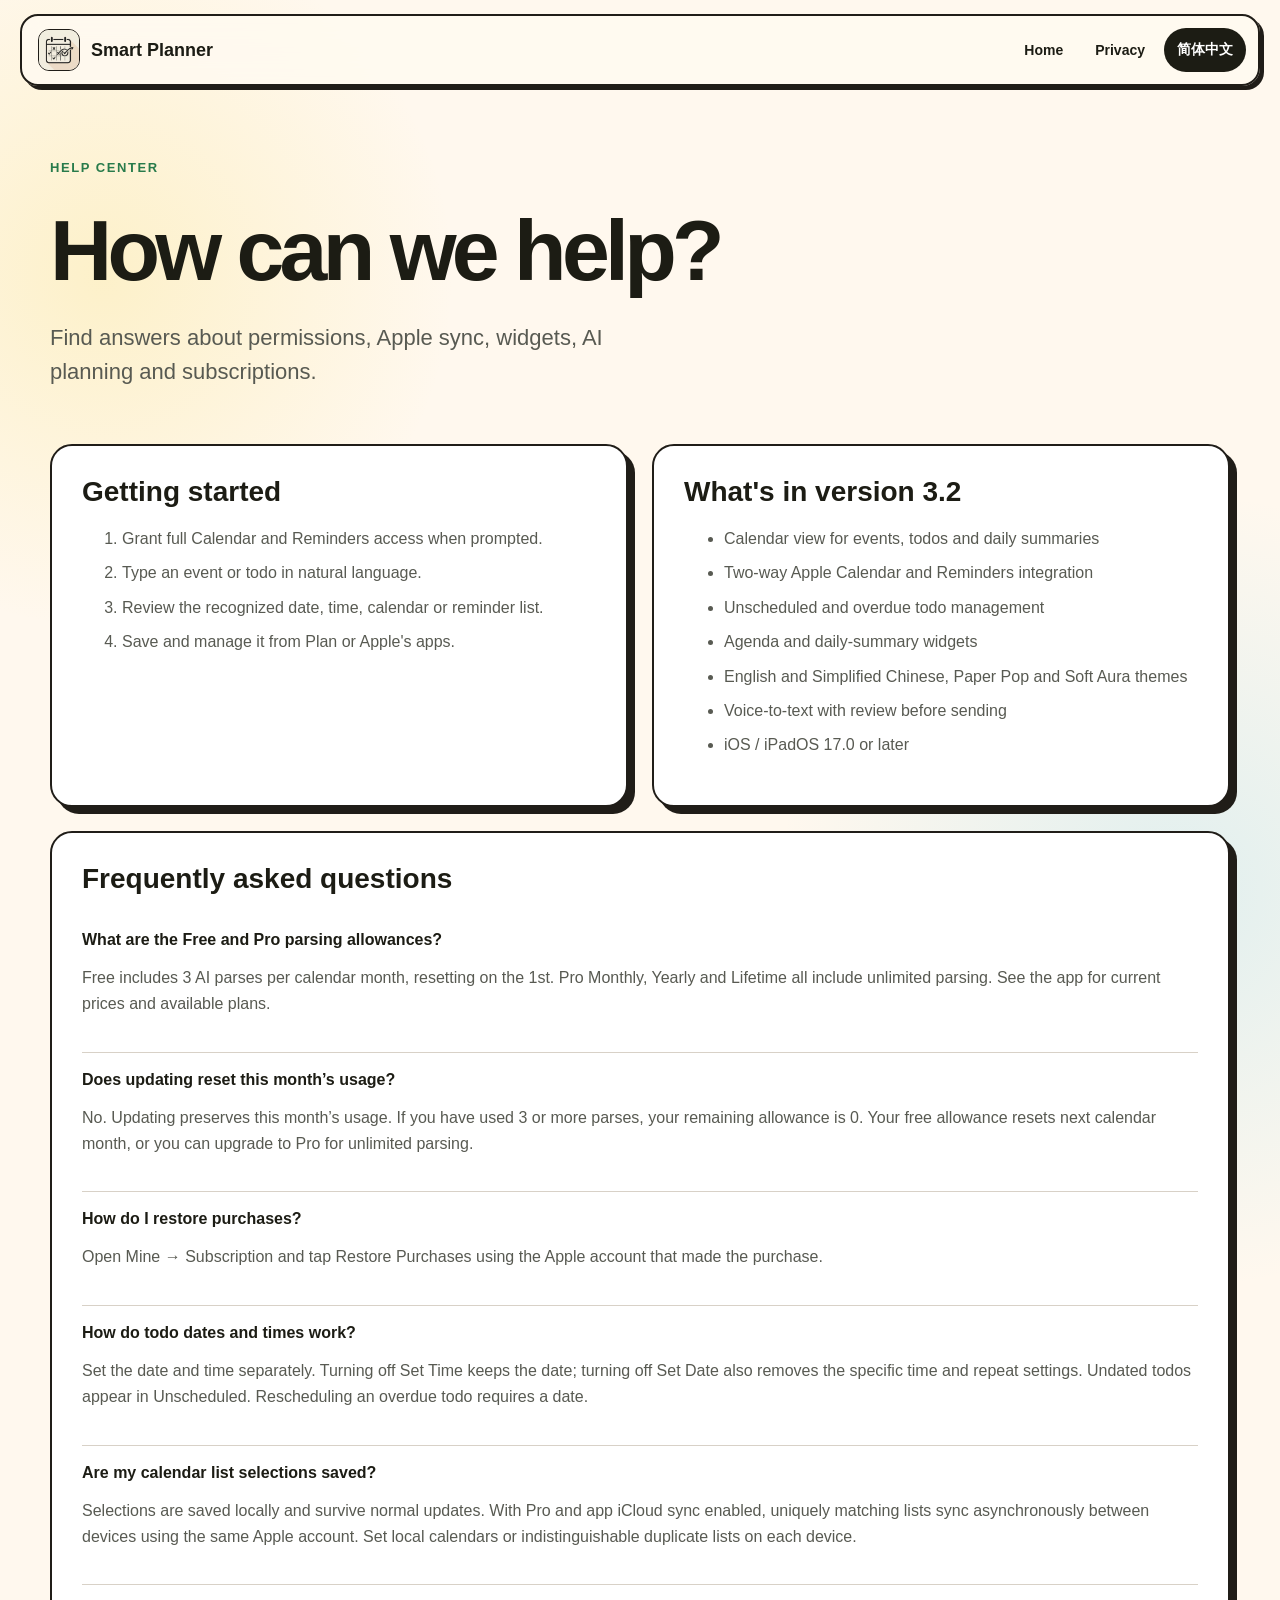
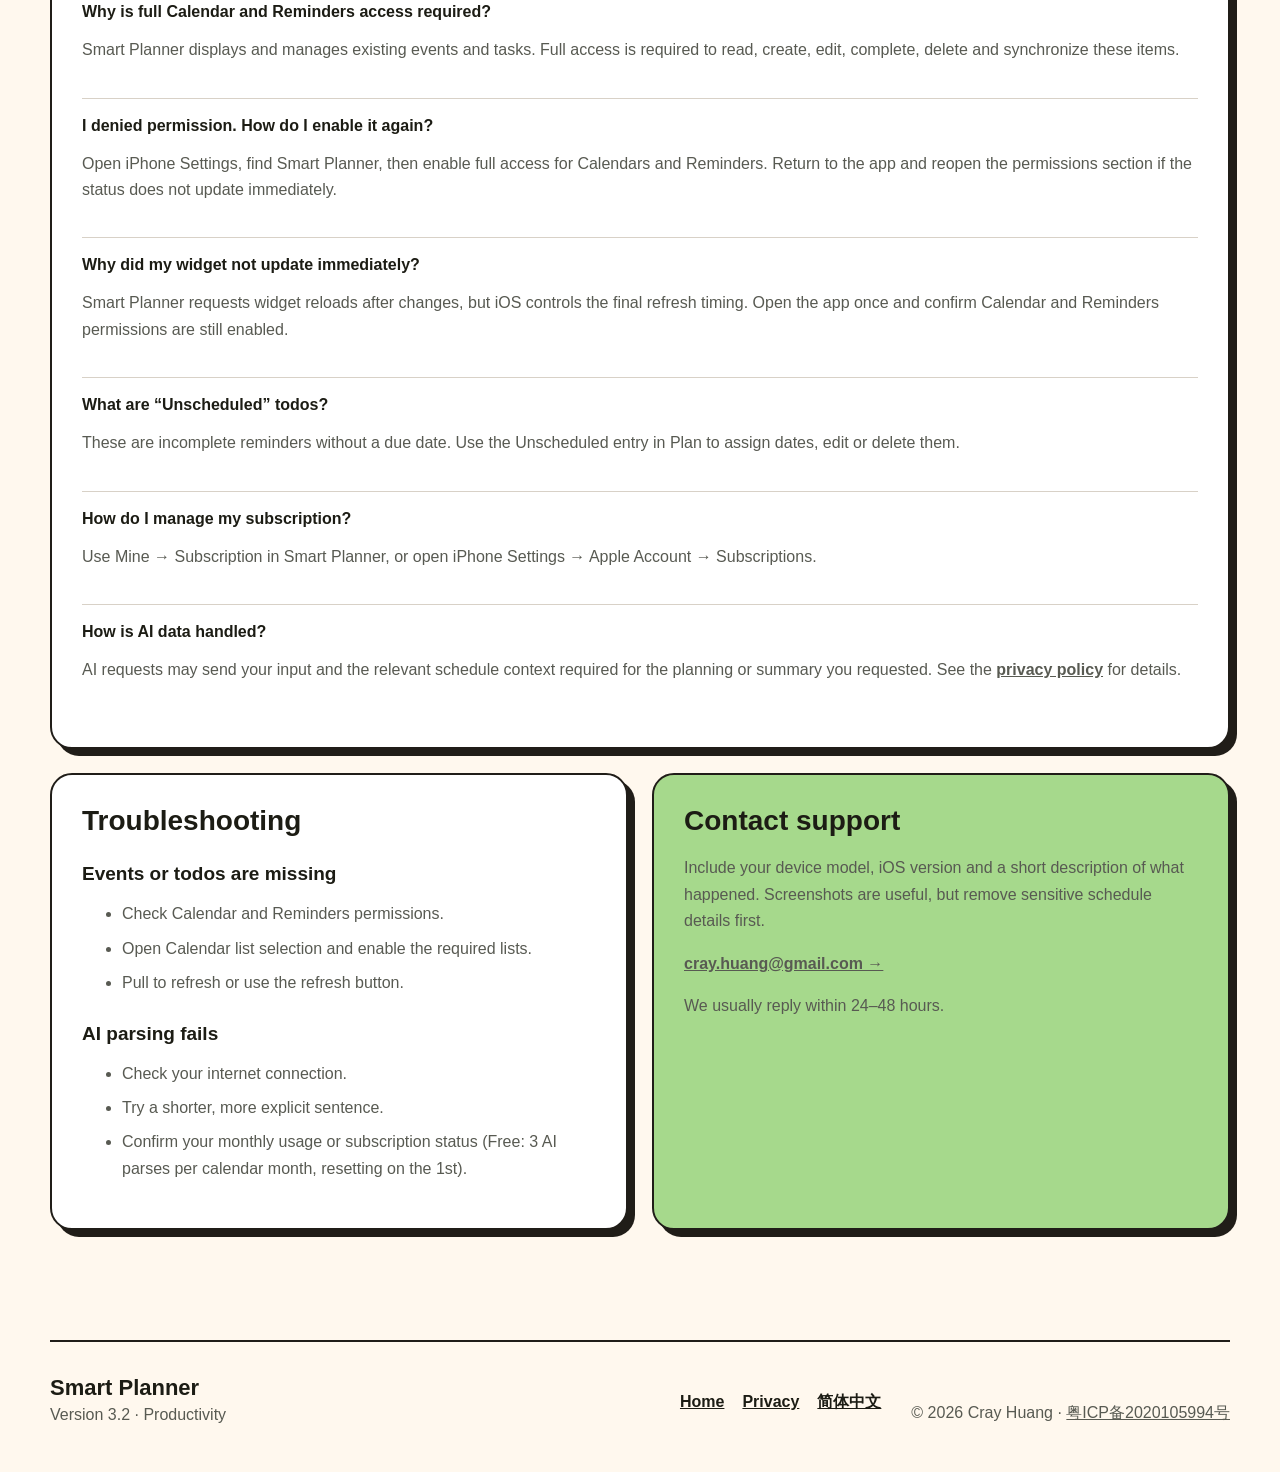
<file: support.html>
<!doctype html>
<html lang="en">
<head>
  <meta charset="utf-8">
  <meta name="viewport" content="width=device-width, initial-scale=1">
  <meta name="description" content="Smart Planner support, FAQs, permissions help and contact information.">
  <title>Support - Smart Planner</title>
  <link rel="icon" href="app-icon.jpg">
  <link rel="stylesheet" href="site.css">
  <style>
    .support-main{padding:72px 0 110px}.support-hero{max-width:780px;margin-bottom:55px}.support-hero h1{font-size:clamp(52px,8vw,86px)}.support-grid{display:grid;grid-template-columns:1fr 1fr;gap:24px}.support-card{padding:30px;background:#fff;border:2px solid var(--line);border-radius:var(--radius);box-shadow:var(--shadow)}.support-card.wide{grid-column:1/-1}.support-card h2{margin:0 0 18px;font-size:28px}.support-card h3{margin:26px 0 8px;font-size:19px}.support-card p,.support-card li{color:var(--subtle);line-height:1.65}.support-card li+li{margin-top:8px}.support-card a{font-weight:700}.faq{padding:18px 0;border-top:1.5px solid #d8d1c7}.faq:first-of-type{border-top:0}.faq strong{display:block;margin-bottom:6px}.contact-card{background:var(--green)}@media(max-width:760px){.support-grid{grid-template-columns:1fr}.support-card.wide{grid-column:auto}}
  </style>
</head>
<body>
  <header class="site-header">
    <a class="brand" href="index.html"><img src="app-icon.jpg" alt="" width="42" height="42"><span>Smart Planner</span></a>
    <nav aria-label="Primary navigation"><a href="index.html">Home</a><a href="privacy-policy.html">Privacy</a><a class="language" href="support-zh.html">简体中文</a></nav>
  </header>
  <main class="support-main shell">
    <section class="support-hero">
      <span class="kicker">Help center</span>
      <h1>How can we help?</h1>
      <p class="lead">Find answers about permissions, Apple sync, widgets, AI planning and subscriptions.</p>
    </section>
    <div class="support-grid">
      <section class="support-card">
        <h2>Getting started</h2>
        <ol>
          <li>Grant full Calendar and Reminders access when prompted.</li>
          <li>Type an event or todo in natural language.</li>
          <li>Review the recognized date, time, calendar or reminder list.</li>
          <li>Save and manage it from Plan or Apple's apps.</li>
        </ol>
      </section>
      <section class="support-card">
        <h2>What's in version 3.2</h2>
        <ul>
          <li>Calendar view for events, todos and daily summaries</li>
          <li>Two-way Apple Calendar and Reminders integration</li>
          <li>Unscheduled and overdue todo management</li>
          <li>Agenda and daily-summary widgets</li>
          <li>English and Simplified Chinese, Paper Pop and Soft Aura themes</li><li>Voice-to-text with review before sending</li><li>iOS / iPadOS 17.0 or later</li>
        </ul>
      </section>
      <section class="support-card wide">
        <h2>Frequently asked questions</h2>
        <div class="faq" id="subscription"><strong>What are the Free and Pro parsing allowances?</strong><p>Free includes 3 AI parses per calendar month, resetting on the 1st. Pro Monthly, Yearly and Lifetime all include unlimited parsing. See the app for current prices and available plans.</p></div>
        <div class="faq"><strong>Does updating reset this month’s usage?</strong><p>No. Updating preserves this month’s usage. If you have used 3 or more parses, your remaining allowance is 0. Your free allowance resets next calendar month, or you can upgrade to Pro for unlimited parsing.</p></div>
        <div class="faq"><strong>How do I restore purchases?</strong><p>Open Mine → Subscription and tap Restore Purchases using the Apple account that made the purchase.</p></div>
        <div class="faq"><strong>How do todo dates and times work?</strong><p>Set the date and time separately. Turning off Set Time keeps the date; turning off Set Date also removes the specific time and repeat settings. Undated todos appear in Unscheduled. Rescheduling an overdue todo requires a date.</p></div>
        <div class="faq"><strong>Are my calendar list selections saved?</strong><p>Selections are saved locally and survive normal updates. With Pro and app iCloud sync enabled, uniquely matching lists sync asynchronously between devices using the same Apple account. Set local calendars or indistinguishable duplicate lists on each device.</p></div>
        <div class="faq"><strong>Why is full Calendar and Reminders access required?</strong><p>Smart Planner displays and manages existing events and tasks. Full access is required to read, create, edit, complete, delete and synchronize these items.</p></div>
        <div class="faq"><strong>I denied permission. How do I enable it again?</strong><p>Open iPhone Settings, find Smart Planner, then enable full access for Calendars and Reminders. Return to the app and reopen the permissions section if the status does not update immediately.</p></div>
        <div class="faq"><strong>Why did my widget not update immediately?</strong><p>Smart Planner requests widget reloads after changes, but iOS controls the final refresh timing. Open the app once and confirm Calendar and Reminders permissions are still enabled.</p></div>
        <div class="faq"><strong>What are “Unscheduled” todos?</strong><p>These are incomplete reminders without a due date. Use the Unscheduled entry in Plan to assign dates, edit or delete them.</p></div>
        <div class="faq"><strong>How do I manage my subscription?</strong><p>Use Mine → Subscription in Smart Planner, or open iPhone Settings → Apple Account → Subscriptions.</p></div>
        <div class="faq"><strong>How is AI data handled?</strong><p>AI requests may send your input and the relevant schedule context required for the planning or summary you requested. See the <a href="privacy-policy.html">privacy policy</a> for details.</p></div>
      </section>
      <section class="support-card">
        <h2>Troubleshooting</h2>
        <h3>Events or todos are missing</h3>
        <ul><li>Check Calendar and Reminders permissions.</li><li>Open Calendar list selection and enable the required lists.</li><li>Pull to refresh or use the refresh button.</li></ul>
        <h3>AI parsing fails</h3>
        <ul><li>Check your internet connection.</li><li>Try a shorter, more explicit sentence.</li><li>Confirm your monthly usage or subscription status (Free: 3 AI parses per calendar month, resetting on the 1st).</li></ul>
      </section>
      <section class="support-card contact-card">
        <h2>Contact support</h2>
        <p>Include your device model, iOS version and a short description of what happened. Screenshots are useful, but remove sensitive schedule details first.</p>
        <p><a href="mailto:cray.huang@gmail.com?subject=Smart%20Planner%20Support">cray.huang@gmail.com →</a></p>
        <p>We usually reply within 24–48 hours.</p>
      </section>
    </div>
  </main>
  <footer class="site-footer shell"><div><strong>Smart Planner</strong><p>Version 3.2 · Productivity</p></div><div class="footer-links"><a href="index.html">Home</a><a href="privacy-policy.html">Privacy</a><a href="support-zh.html">简体中文</a></div><p class="copyright">© 2026 Cray Huang · <a href="https://beian.miit.gov.cn/" target="_blank" rel="noopener noreferrer">粤ICP备2020105994号</a></p></footer>
</body>
</html>
</file>
<file: site.css>
:root {
  --paper: #fff8ee;
  --surface: #ffffff;
  --muted: #f9f1e5;
  --ink: #1c1c14;
  --subtle: #585a52;
  --line: #201d18;
  --green: #a6d98c;
  --pink: #ff6b99;
  --blue: #57c7f2;
  --yellow: #f5d647;
  --orange: #ff9e6b;
  --radius: 22px;
  --shadow: 7px 7px 0 var(--line);
}

* { box-sizing: border-box; }
html { scroll-behavior: smooth; }
body {
  margin: 0;
  color: var(--ink);
  background:
    radial-gradient(circle at 8% 9%, rgba(245, 214, 71, .22), transparent 22rem),
    radial-gradient(circle at 92% 29%, rgba(87, 199, 242, .18), transparent 25rem),
    var(--paper);
  font-family: -apple-system, BlinkMacSystemFont, "Segoe UI", "PingFang SC", "Microsoft YaHei", sans-serif;
}

a { color: inherit; }
.shell { width: min(1180px, calc(100% - 40px)); margin-inline: auto; }
.site-header {
  width: min(1240px, calc(100% - 28px));
  min-height: 72px;
  margin: 14px auto 0;
  padding: 10px 12px 10px 16px;
  display: flex;
  align-items: center;
  justify-content: space-between;
  gap: 20px;
  position: sticky;
  top: 12px;
  z-index: 20;
  background: rgba(255, 250, 240, .9);
  border: 2px solid var(--line);
  border-radius: 18px;
  box-shadow: 4px 4px 0 var(--line);
  backdrop-filter: blur(14px);
}
.brand {
  display: flex;
  align-items: center;
  gap: 11px;
  text-decoration: none;
  font: 700 18px/1 "Avenir Next", -apple-system, sans-serif;
}
.brand img { border-radius: 11px; border: 1.5px solid var(--line); }
nav { display: flex; align-items: center; gap: 6px; }
nav a {
  padding: 10px 13px;
  border-radius: 999px;
  text-decoration: none;
  font-weight: 600;
  font-size: 14px;
}
nav a:hover, nav a:focus-visible { background: var(--muted); color: var(--ink); }
nav .language { background: var(--ink); color: white; }

.hero {
  min-height: 720px;
  padding: 100px 0 90px;
  display: grid;
  grid-template-columns: 1.08fr .92fr;
  align-items: center;
  gap: 72px;
}
.eyebrow, .kicker {
  font: 700 13px/1.2 "Avenir Next", -apple-system, sans-serif;
  letter-spacing: .12em;
  text-transform: uppercase;
}
.eyebrow {
  width: fit-content;
  padding: 10px 14px;
  display: flex;
  align-items: center;
  gap: 9px;
  background: var(--surface);
  border: 2px solid var(--line);
  border-radius: 999px;
  box-shadow: 3px 3px 0 var(--line);
}
.status-dot { width: 9px; height: 9px; border-radius: 50%; background: #55b94f; }
h1, h2, h3 { font-family: "Avenir Next", "PingFang SC", sans-serif; }
h1 {
  margin: 28px 0 24px;
  font-size: clamp(56px, 7vw, 94px);
  line-height: .94;
  letter-spacing: -.065em;
}
h1 span { color: #287b4b; }
.lead { max-width: 640px; color: var(--subtle); font-size: clamp(18px, 2vw, 22px); line-height: 1.55; }
.hero-actions { display: flex; flex-wrap: wrap; gap: 14px; margin: 34px 0 28px; }
.button {
  display: inline-flex;
  align-items: center;
  justify-content: center;
  min-height: 54px;
  padding: 0 22px;
  border: 2px solid var(--line);
  border-radius: 14px;
  box-shadow: 4px 4px 0 var(--line);
  font-weight: 700;
  text-decoration: none;
  transition: transform .18s ease, box-shadow .18s ease;
}
.button:hover { transform: translate(3px, 3px); box-shadow: 1px 1px 0 var(--line); }
.button.primary { background: var(--green); }
.button.secondary { background: var(--surface); }
.trust-row { display: flex; flex-wrap: wrap; gap: 10px 20px; color: var(--subtle); font-size: 13px; font-weight: 600; }
.trust-row span::before { content: "✓"; color: #287b4b; margin-right: 6px; }

.section { padding-block: 110px; }
.section-heading { margin-bottom: 44px; display: flex; align-items: end; justify-content: space-between; gap: 30px; }
.section-heading.compact { display: block; }
.kicker { color: #287b4b; }
.section-heading h2, .privacy-callout h2 {
  max-width: 760px;
  margin: 14px 0 0;
  font-size: clamp(42px, 6vw, 74px);
  line-height: .98;
  letter-spacing: -.055em;
}
.feature-grid { display: grid; grid-template-columns: repeat(2, 1fr); gap: 24px; }
.feature-card {
  min-height: 330px;
  padding: 28px;
  position: relative;
  border: 2px solid var(--line);
  border-radius: var(--radius);
  box-shadow: var(--shadow);
}
.feature-card.pink { background: #ffe1eb; }
.feature-card.blue { background: #dff5fd; }
.feature-card.yellow { background: #fff5b5; }
.feature-card.green { background: #e3f4da; }
.number { position: absolute; right: 24px; top: 22px; font: 700 14px/1 "Avenir Next", -apple-system, sans-serif; }
.feature-icon {
  width: 60px; height: 60px;
  display: grid; place-items: center;
  background: white;
  border: 2px solid var(--line);
  border-radius: 16px;
  box-shadow: 4px 4px 0 var(--line);
  font-size: 29px;
}
.feature-card h3 { margin: 52px 0 12px; font-size: 28px; letter-spacing: -.03em; }
.feature-card p { max-width: 500px; margin: 0; color: #4f4d46; line-height: 1.65; font-size: 17px; }

.workflow { border-top: 2px solid var(--line); }
.steps { margin-top: 45px; display: grid; grid-template-columns: repeat(3, 1fr); gap: 22px; }
.steps article { padding: 25px; background: white; border: 2px solid var(--line); border-radius: var(--radius); box-shadow: 5px 5px 0 var(--line); }
.steps span { width: 38px; height: 38px; display: grid; place-items: center; background: var(--orange); border: 2px solid var(--line); border-radius: 50%; font-weight: 800; }
.steps h3 { margin: 35px 0 8px; font-size: 24px; }
.steps p { margin: 0; color: var(--subtle); line-height: 1.6; }
.privacy-callout {
  margin-bottom: 110px;
  padding: 55px;
  display: grid;
  grid-template-columns: 1.1fr .9fr;
  align-items: end;
  gap: 55px;
  background: var(--green);
  border: 2px solid var(--line);
  border-radius: 30px;
  box-shadow: 9px 9px 0 var(--line);
}
.privacy-callout h2 { font-size: clamp(38px, 5vw, 62px); }
.privacy-callout p { font-size: 17px; line-height: 1.7; }
.text-link { font-weight: 800; text-decoration-thickness: 2px; text-underline-offset: 5px; }
.site-footer {
  padding: 35px 0 48px;
  display: grid;
  grid-template-columns: 1fr auto auto;
  gap: 30px;
  align-items: end;
  border-top: 2px solid var(--line);
}
.site-footer strong { font: 700 22px/1 "Avenir Next", -apple-system, sans-serif; }
.site-footer p { margin: 7px 0 0; color: var(--subtle); }
.footer-links { display: flex; flex-wrap: wrap; gap: 18px; }
.footer-links a { font-weight: 700; }
.copyright { white-space: nowrap; }
.reveal { animation: rise .7s both ease-out; }
.delay-1 { animation-delay: .12s; }
@keyframes rise { from { opacity: 0; transform: translateY(22px); } }

/* Privacy policy */
.legal-main { padding: 82px 0 110px; }
.legal-hero {
  padding-bottom: 80px;
  display: grid;
  grid-template-columns: 1.15fr .85fr;
  align-items: end;
  gap: 70px;
}
.legal-hero h1 { max-width: 800px; font-size: clamp(58px, 7vw, 92px); }
.legal-summary {
  padding: 30px;
  background: var(--green);
  border: 2px solid var(--line);
  border-radius: 25px;
  box-shadow: var(--shadow);
  transform: rotate(1.5deg);
}
.summary-icon {
  width: 52px;
  height: 52px;
  display: grid;
  place-items: center;
  background: white;
  border: 2px solid var(--line);
  border-radius: 15px;
  box-shadow: 4px 4px 0 var(--line);
  font-size: 27px;
}
.legal-summary h2 { margin: 28px 0 12px; font-size: 28px; }
.legal-summary p { margin: 10px 0 0; line-height: 1.65; }
.legal-layout {
  display: grid;
  grid-template-columns: 210px minmax(0, 1fr);
  align-items: start;
  gap: 34px;
}
.legal-index {
  padding: 20px;
  position: sticky;
  top: 105px;
  display: grid;
  gap: 4px;
  background: white;
  border: 2px solid var(--line);
  border-radius: 18px;
  box-shadow: 5px 5px 0 var(--line);
}
.legal-index strong {
  padding: 5px 9px 13px;
  font: 700 13px/1.2 "Avenir Next", -apple-system, sans-serif;
  letter-spacing: .08em;
  text-transform: uppercase;
}
.legal-index a {
  padding: 9px;
  color: var(--subtle);
  border-radius: 9px;
  text-decoration: none;
  font-size: 14px;
  font-weight: 600;
}
.legal-index a:hover { color: var(--ink); background: var(--muted); }
.legal-content { display: grid; gap: 25px; }
.legal-card {
  padding: 38px;
  position: relative;
  scroll-margin-top: 110px;
  background: white;
  border: 2px solid var(--line);
  border-radius: 24px;
  box-shadow: var(--shadow);
}
.legal-card.intro-card { background: #e3f4da; }
.legal-card.contact-card { background: #dff5fd; }
.legal-number {
  position: absolute;
  top: 28px;
  right: 30px;
  font: 700 14px/1 "Avenir Next", -apple-system, sans-serif;
}
.legal-card h2 {
  max-width: calc(100% - 55px);
  margin: 0 0 26px;
  font-size: clamp(30px, 4vw, 44px);
  letter-spacing: -.04em;
}
.legal-card h3 { margin: 30px 0 10px; font-size: 20px; letter-spacing: -.02em; }
.legal-card p, .legal-card li { color: #55534c; font-size: 16px; line-height: 1.75; }
.legal-card ul { margin: 10px 0 0; padding-left: 22px; }
.legal-card li + li { margin-top: 9px; }
.legal-card a { font-weight: 700; text-underline-offset: 4px; }
.legal-columns, .permission-grid {
  display: grid;
  grid-template-columns: repeat(2, minmax(0, 1fr));
  gap: 22px;
}
.legal-columns h3 { margin-top: 0; }
.legal-note {
  margin-top: 28px;
  padding: 22px;
  border: 2px solid var(--line);
  border-radius: 16px;
  box-shadow: 4px 4px 0 var(--line);
  line-height: 1.65;
}
.legal-note strong { display: block; margin-bottom: 5px; font: 700 18px/1.3 "Avenir Next", "PingFang SC", sans-serif; }
.legal-note p { margin: 0; color: var(--ink); }
.blue-note { background: #dff5fd; }
.green-note { background: #e3f4da; }
.yellow-note { background: #fff5b5; }
.pink-note { background: #ffe1eb; }
.permission-grid article {
  padding: 23px;
  background: var(--muted);
  border: 2px solid var(--line);
  border-radius: 17px;
}
.permission-grid article > span {
  width: 42px;
  height: 42px;
  display: grid;
  place-items: center;
  background: var(--blue);
  border: 2px solid var(--line);
  border-radius: 12px;
  font-weight: 800;
}
.permission-grid article:nth-child(2) > span { background: var(--yellow); }
.permission-grid h3 { margin-top: 22px; }
.permission-grid p { margin-bottom: 0; }
.app-meta { margin-top: 28px; display: flex; flex-wrap: wrap; gap: 12px; }
.app-meta span {
  padding: 11px 13px;
  background: white;
  border: 2px solid var(--line);
  border-radius: 11px;
  font-size: 13px;
}
.app-meta strong { margin-right: 5px; }
.compliance { margin: 28px 0 0 !important; font-size: 13px !important; }

@media (max-width: 880px) {
  .site-header { position: static; }
  nav a:not(.language) { display: none; }
  .hero { min-height: auto; padding: 72px 0 90px; grid-template-columns: 1fr; gap: 65px; }
  .hero-copy { text-align: center; }
  .eyebrow, .hero-actions, .trust-row { margin-inline: auto; justify-content: center; }
  .lead { margin-inline: auto; }
  .phone-stage { min-height: 540px; }
  .feature-grid { grid-template-columns: 1fr; }
  .steps { grid-template-columns: 1fr; }
  .privacy-callout { grid-template-columns: 1fr; padding: 38px 28px; }
  .site-footer { grid-template-columns: 1fr; align-items: start; }
  .legal-hero { grid-template-columns: 1fr; gap: 40px; }
  .legal-summary { transform: none; }
  .legal-layout { grid-template-columns: 1fr; }
  .legal-index {
    position: static;
    grid-template-columns: repeat(4, 1fr);
  }
  .legal-index strong { grid-column: 1 / -1; }
}

@media (max-width: 540px) {
  .shell { width: min(100% - 26px, 1180px); }
  .brand span { display: none; }
  h1 { font-size: 54px; }
  .hero { padding-top: 55px; }
  .hero-actions { flex-direction: column; }
  .button { width: 100%; }
  .phone { transform: none; }
  .float-note { display: none; }
  .section { padding-block: 78px; }
  .feature-card { min-height: 300px; padding: 23px; }
  .section-heading { display: block; }
  .privacy-callout { margin-bottom: 75px; }
  .legal-main { padding-top: 58px; }
  .legal-hero { padding-bottom: 58px; }
  .legal-hero h1 { font-size: 52px; }
  .legal-index { grid-template-columns: repeat(2, 1fr); }
  .legal-card { padding: 27px 22px; }
  .legal-number { top: 22px; right: 22px; }
  .legal-columns, .permission-grid { grid-template-columns: 1fr; }
}

@media (prefers-reduced-motion: reduce) {
  * { scroll-behavior: auto !important; animation-duration: .01ms !important; animation-iteration-count: 1 !important; }
}

/* Current native interface and plan comparison, October 2026. */
:focus-visible { outline: 3px solid #287b4b; outline-offset: 5px; }
section[id], .faq[id] { scroll-margin-top: 120px; }
.skip-link { position: fixed; left: 16px; top: -100px; z-index: 50; padding: 15px 20px; background: white; border: 2px solid var(--ink); }
.skip-link:focus { top: 16px; }
.hero { padding-block: 65px 85px; gap: 55px; }
h1 { line-height: 1.08; letter-spacing: -.055em; }
.free-note { color: var(--subtle); font-size: 15px; line-height: 1.8; }
.phone-stage { margin: 0; display: grid; justify-items: center; gap: 20px; }
.device { width: 100%; max-width: 310px; padding: 7px; border: 2px solid var(--line); border-radius: 40px; background: var(--line); box-shadow: 8px 9px 0 var(--line); overflow: hidden; }
.device img { display: block; width: 100%; height: auto; border-radius: 31px; }
.phone-stage .device { max-width: 320px; transform: rotate(2deg); }
.phone-stage figcaption, .asset-note { color: var(--subtle); font-size: 14px; line-height: 1.6; }
.section-intro { max-width: 650px; font-size: 19px; line-height: 1.75; color: var(--subtle); }
.section-heading h2 { line-height: 1.12; }
.showcase-grid { display: grid; grid-template-columns: repeat(2, minmax(0, 1fr)); gap: 28px; }
.showcase-card { padding: 36px 30px 32px; border: 2px solid var(--line); border-radius: 24px; box-shadow: var(--shadow); display: flex; flex-direction: column; align-items: center; gap: 30px; }
.showcase-card.blue { background: #dff5fd; }.showcase-card.yellow { background: #fff5b5; }.showcase-card.green { background: #e3f4da; }.showcase-card.pink { background: #ffe1eb; }
.showcase-copy { width: 100%; min-height: 166px; }
.showcase-copy .kicker { color: var(--ink); }
.showcase-copy h3 { margin: 15px 0 12px; font-size: clamp(25px, 2.5vw, 32px); line-height: 1.25; letter-spacing: -.035em; }
.showcase-copy p { margin: 0; color: #4f4d46; line-height: 1.75; font-size: 17px; }
.asset-note { margin-top: 24px; }
.themes { border-top: 2px solid var(--line); }
.theme-grid { display: grid; grid-template-columns: repeat(4, minmax(0, 1fr)); gap: 26px; }
.theme-grid figure { margin: 0; min-width: 0; }
.theme-grid figcaption { margin-bottom: 20px; font-weight: 700; font-size: 16px; text-align: center; }
.theme-grid .device { border-radius: 28px; padding: 5px; box-shadow: 5px 6px 0 var(--line); }
.theme-grid .device img { border-radius: 21px; }
.plans { border-top: 2px solid var(--line); }
.plan-grid { display: grid; grid-template-columns: repeat(2, minmax(0, 1fr)); gap: 28px; }
.plan-card { padding: 36px; border: 2px solid var(--line); border-radius: 24px; background: white; box-shadow: var(--shadow); display: flex; flex-direction: column; }
.plan-card.pro { background: #e3f4da; }
.plan-card h3 { margin: 28px 0 10px; font-size: clamp(32px, 4vw, 46px); letter-spacing: -.04em; }
.plan-card h3 strong { font-size: 1.35em; }
.plan-card p { color: var(--subtle); line-height: 1.6; }
.plan-card ul { padding-left: 21px; line-height: 1.8; margin-bottom: 32px; flex: 1; }
.plan-card .button { text-align: center; padding-block: 12px; }
.quota-note { margin-top: 28px; padding: 25px; background: var(--muted); border: 2px solid var(--line); border-radius: 18px; line-height: 1.75; }
.quota-note p { color: var(--subtle); margin-bottom: 0; }
nav a { min-height: 44px; display: inline-flex; align-items: center; }
.footer-links a { min-height: 44px; display: inline-flex; align-items: center; }
@media (max-width: 880px) {
  .hero { gap: 45px; padding-block: 65px; }
  .theme-grid { grid-template-columns: repeat(2, minmax(0, 1fr)); gap: 30px 22px; max-width: 620px; margin-inline: auto; }
  .site-header { flex-wrap: wrap; justify-content: center; gap: 8px 16px; }
  nav { flex-wrap: wrap; justify-content: center; }
  nav a:not(.language) { display: inline-flex; }
  .showcase-grid { grid-template-columns: 1fr; }
  .showcase-copy { min-height: 0; }
}
@media (max-width: 540px) {
  .brand span { display: inline; }
  .site-header { padding: 12px; }
  .site-header nav { gap: 1px; }
  nav a { padding: 8px 10px; font-size: 13px; }
  h1 { font-size: clamp(42px, 12vw, 58px); }
  .showcase-card { padding: 28px 22px; }
  .plan-grid { grid-template-columns: 1fr; }
  .plan-card { padding: 28px; }
  .phone-stage .device { width: min(300px, calc(100% - 14px)); transform: none; }
  .theme-grid { gap: 26px 16px; }
  .theme-grid figcaption { font-size: 14px; }
  .copyright { white-space: normal; line-height: 1.8; }
}
</file>
